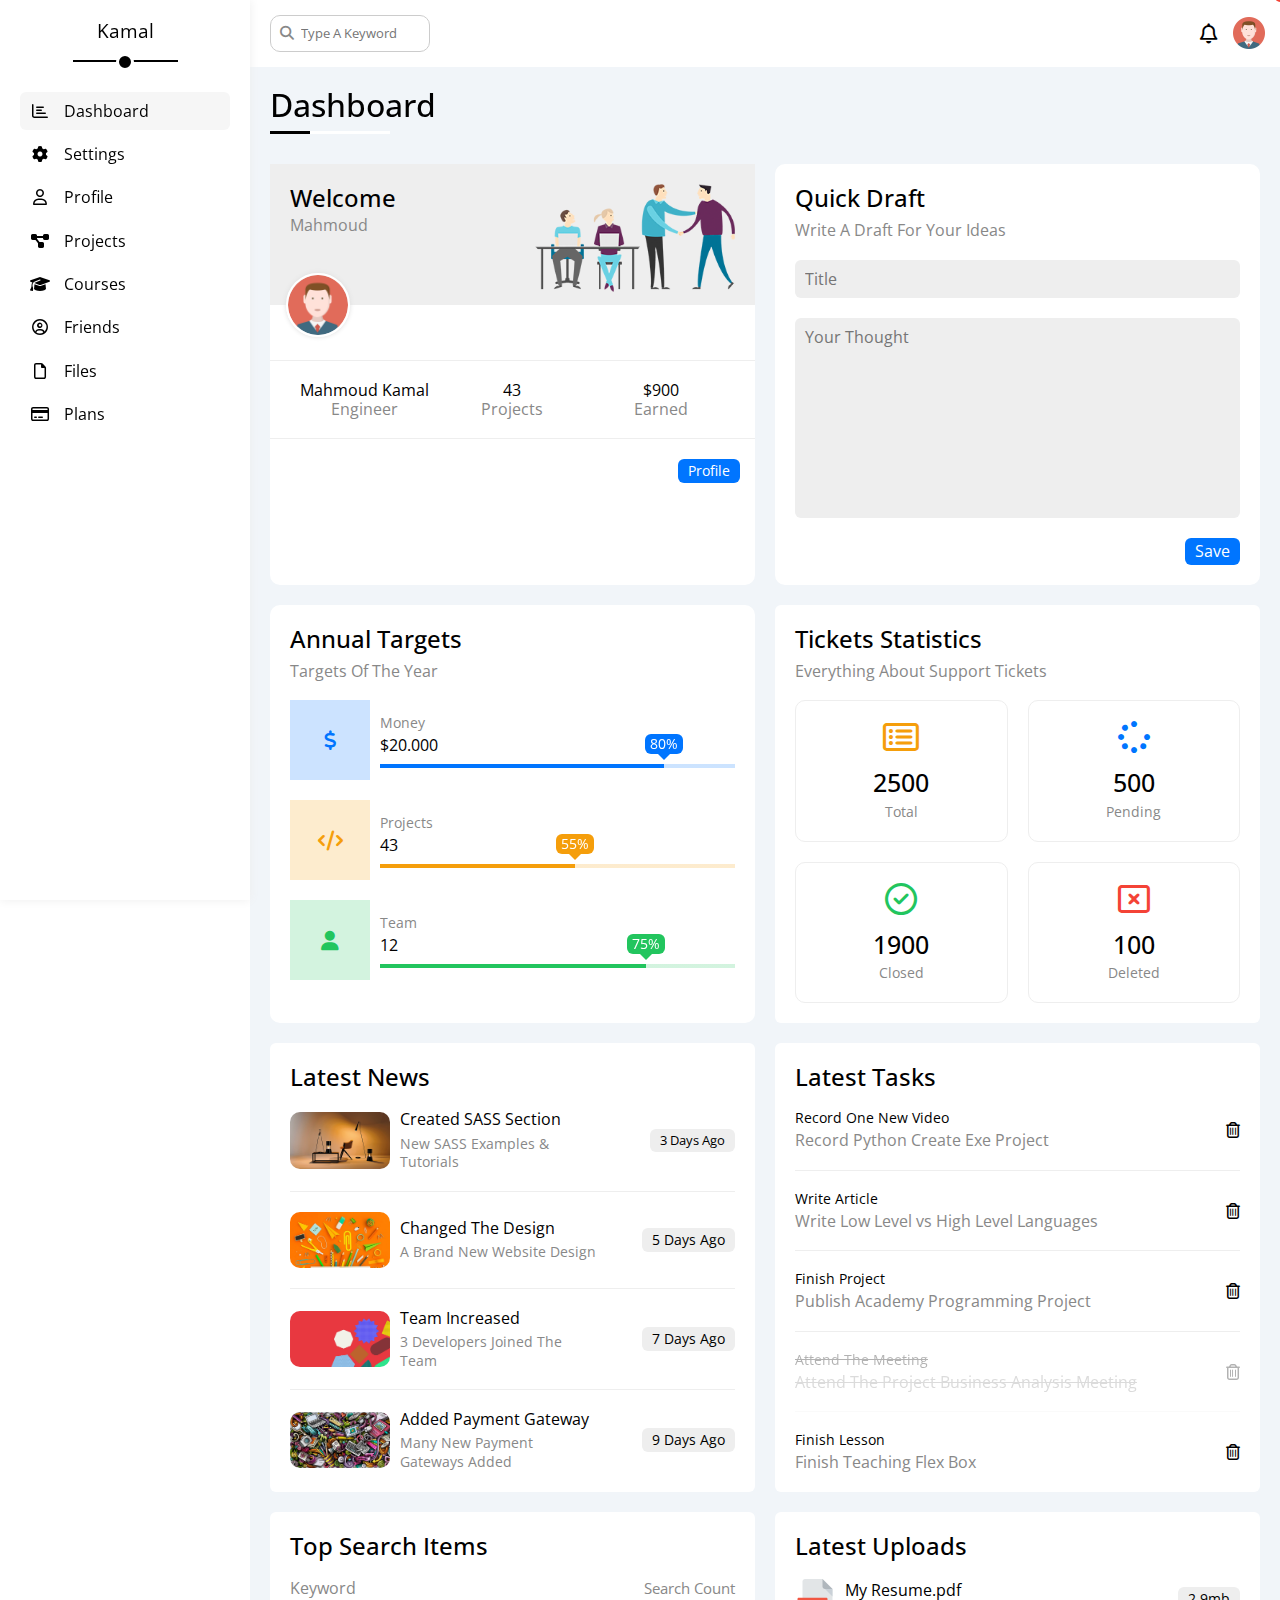
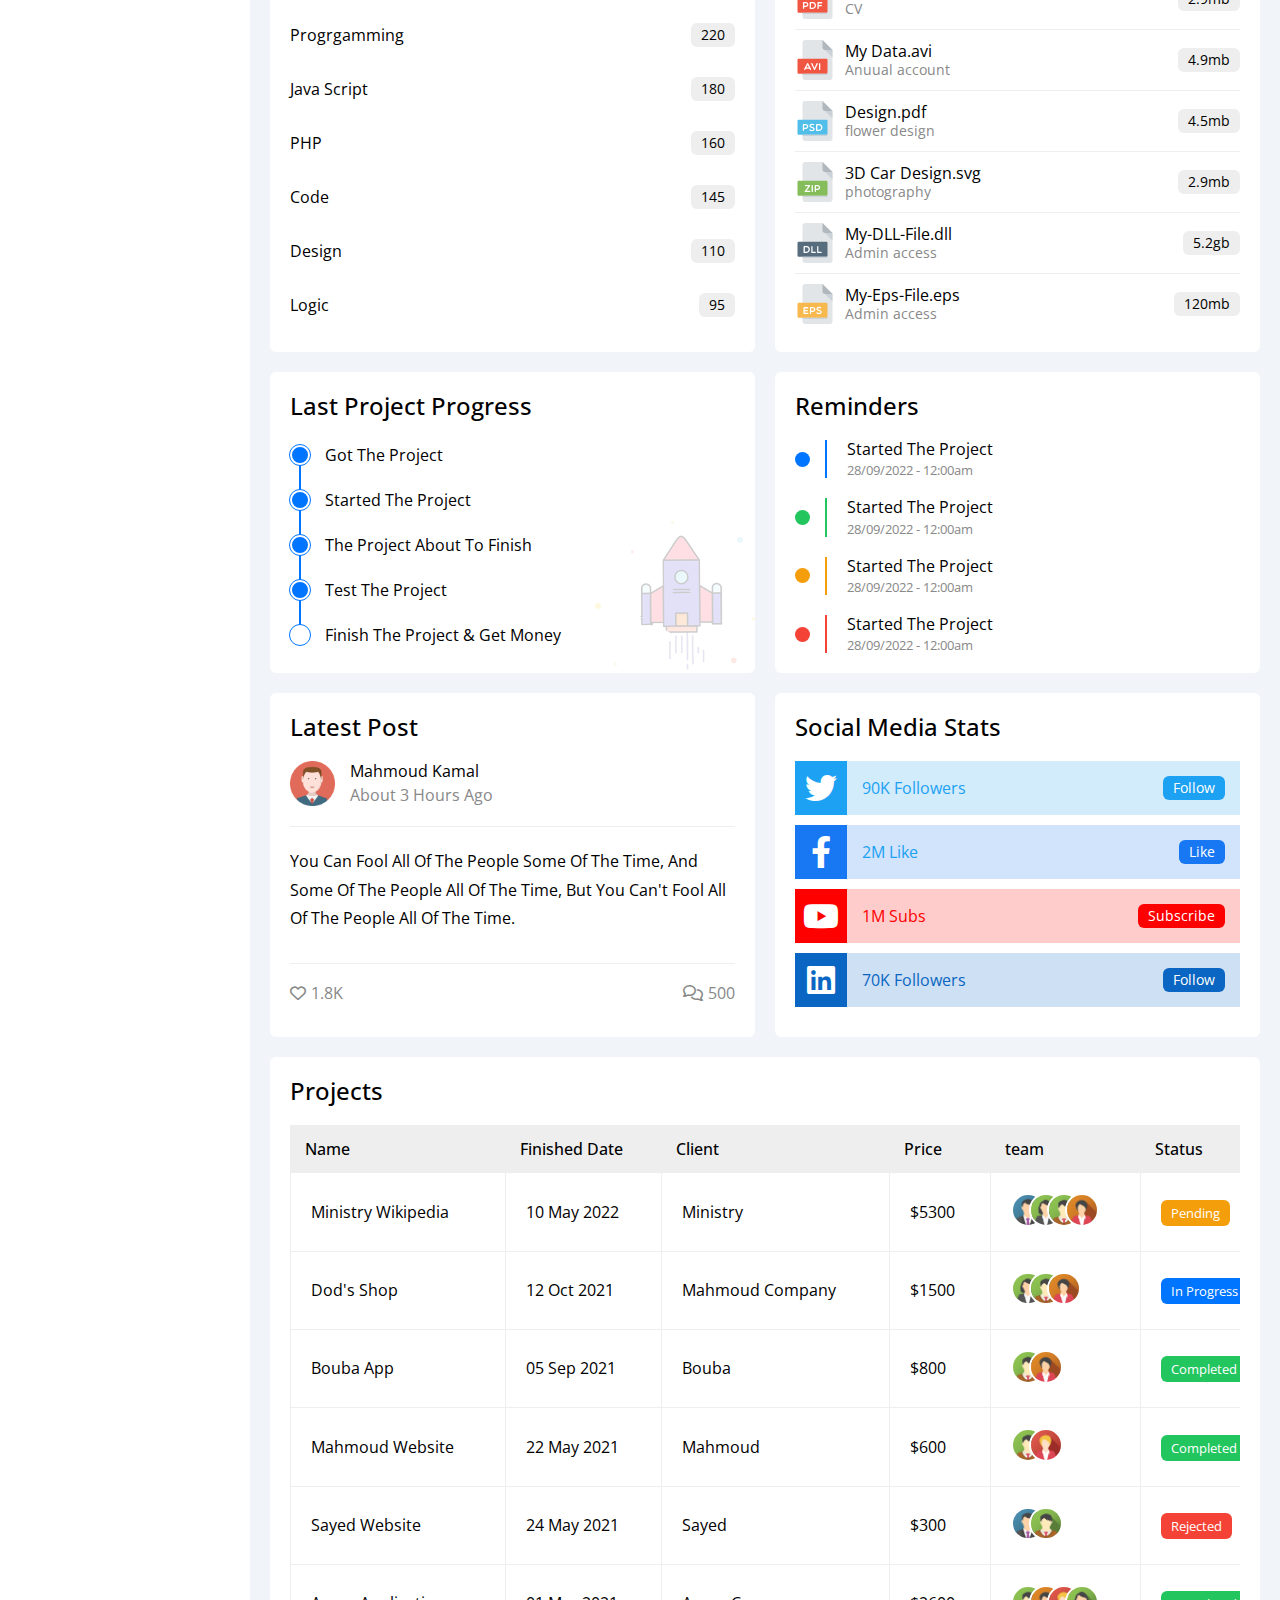
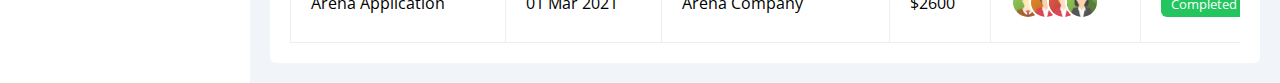
<file: index.html>
<!DOCTYPE html>
<html lang="en">
  <head>
    <meta charset="UTF-8">
    <meta name="viewport" content="width=device-width, initial-scale=1.0">
    <meta name="description" content="Dashboard for monitoring company projects">

    <!-- Render all elemets normally -->
    <link rel="stylesheet" href="css/normalize.css">
    <!-- Font awesome library -->
    <link rel="stylesheet" href="css/all.min.css">
    <!-- style sheets -->
    <link rel="stylesheet" href="css/style.css">
    <!-- frame work -->
    <link rel="stylesheet" href="css/framework.css">
    <title>DashBoard</title>
  </head>
  <body>
    <div class="page d-flex">
      <aside>
        <h3 class="mb-14 mb-15 txt-center fw-normal">Kamal</h3>
        <ul unstyle>
          <li class="active">
            <a href="index.html" class="p-10 rad-6">
              <i class="fa-regular fa-chart-bar fa-fw"></i>
              <span>Dashboard</span>
            </a>
          </li>
          <li>
            <a href="settings.html" class="p-10 rad-6">
              <i class="fa-solid fa-gear fa-fw"></i>
              <span>Settings</span>
            </a>
          </li>
          <li>
            <a href="profile.html" class="p-10 rad-6">
              <i class="fa-regular fa-user fa-fw"></i>
              <span>Profile</span>
            </a>
          </li>
          <li>
            <a href="projects.html" class="p-10 rad-6">
              <i class="fa-solid fa-diagram-project fa-fw"></i>
              <span>Projects</span>
            </a>
          </li>
          <li>
            <a href="courses.html" class="p-10 rad-6">
              <i class="fa-solid fa-graduation-cap fa-fw"></i>
              <span>Courses</span>
            </a>
          </li>
          <li>
            <a href="friends.html" class="p-10 rad-6">
              <i class="fa-regular fa-circle-user fa-fw"></i>
              <span>Friends</span>
            </a>
          </li>
          <li>
            <a href="files.html" class="p-10 rad-6">
              <i class="fa-regular fa-file fa-fw"></i>
              <span>Files</span>
            </a>
          </li>
          <li>
            <a href="plans.html" class="p-10 rad-6">
              <i class="fa-regular fa-credit-card fa-fw"></i>
              <span>Plans</span>
            </a>
          </li>
        </ul>
      </aside>
      <main>
        <header class="p-15 d-flex">
          <div class="search p-relative">
            <input class="p-10" type="search" placeholder="Type A Keyword">
          </div>
          <div class="icons d-flex">
            <span class="notification p-realtive">
              <i class="fa-regular fa-bell fa-lg"></i>
            </span>
            <img src="images/header/avatar.png" alt="your profile image">
          </div>
        </header>
        <div class="content p-20">
          <h1 class="p-relative">Dashboard</h1>
          <div class="wrapper d-grid gap-20">
            <div class="welcome bg-white rad-10">
              <div class="intro p-20 d-flex">
                <div class="text">
                  <h2 class="fw-500">Welcome</h2>
                  <span class="d-block c-grey mt-5">Mahmoud</span>
                </div>
                <div class="image">
                  <img src="images/body/welcome.png" alt="welcoming image">
                </div>
              </div>
              <img src="images/header/avatar.png" alt="my photo">
              <div class="text-content d-flex p-20">
                <p class="name">
                  Mahmoud Kamal
                  <span class="d-block mt-5px c-grey">Engineer</span>
                </p>
                <p class="proj">
                  43
                  <span class="d-block mt-5px c-grey">Projects</span>
                </p>
                <p class="earn">
                  $900
                  <span class="d-block mt-5px c-grey">Earned</span>
                </p>
              </div>
              <a href="profile.html" class="btn-shape c-white bg-blue d-block w-fit rad-6 fs-14">Profile</a>
            </div>
            <div class="draft bg-white rad-10 p-20">
              <h2 class="fw-500">Quick Draft</h2>
              <span class="d-block c-grey mt-10 mb-20">Write A Draft For Your Ideas</span>
              <form action>
                <input class="d-block bg-3e p-10 rm-border rad-6 mb-20 w-full" type="text" placeholder="Title">
                <textarea class="d-block bg-3e p-10 rm-border rad-6 mb-20 w-full" placeholder="Your Thought"></textarea>
                <input class="d-block btn-shape bg-blue c-white rad-6 rm-border w-fit" type="submit" value="Save">
              </form>
            </div>
            <div class="targets p-20 bg-white rad-10">
              <h2 class="fw-500">Annual Targets</h2>
              <span class="d-block c-grey mt-10 mb-20">Targets Of The Year</span>
              <div class="money flex-center mb-20">
                <div class="symbol flex-center">
                  <i class="fa-solid fa-dollar-sign fa-lg c-blue"></i>
                </div>
                <div class="flex-1">
                  <span class="fs-14 c-grey">Money</span>
                  <span class="mt-5 d-block ">$20.000</span>
                  <div class="progress p-relative mt-10" percentage="80%"></div>
                </div>
              </div>
              <div class="projects flex-center mb-20">
                <div class="symbol flex-center">
                  <i class="fa-solid fa-code fa-lg c-orange"></i>
                </div>
                <div class="flex-1">
                  <span class="fs-14 c-grey">Projects</span>
                  <span class="mt-5 d-block ">43</span>
                  <div class="progress p-relative mt-10" percentage="55%"></div>
                </div>
              </div>
              <div class="team flex-center mb-20">
                <div class="symbol flex-center">
                  <i class="fa-solid fa-user fa-lg c-green"></i>
                </div>
                <div class="flex-1">
                  <span class="fs-14 c-grey">Team</span>
                  <span class="mt-5 d-block ">12</span>
                  <div class="progress p-relative mt-10" percentage="75%"></div>
                </div>
              </div>
            </div>          
            <div class="statistics bg-white p-20 rad-6">
              <h2 class="fw-500">Tickets Statistics</h2>
              <span class="d-block mt-10 mb-20 c-grey">Everything About Support Tickets</span>
              <div class="ticket-stats d-flex flex-wrap gap-20">
                <div class="p-20 rad-10 txt-center">
                  <i class="fa-regular fa-rectangle-list fa-2x mb-10 c-orange"></i>
                  <span class="d-block mt-5 mb-5 fw-500 fs-25">2500</span>
                  <span class="fs-14 c-grey">Total</span>
                </div>
                <div class="p-20 rad-10 txt-center">
                  <i class="fa-solid fa-spinner fa-2x mb-10 c-blue"></i>
                  <span class="d-block mt-5 mb-5 fw-500 fs-25">500</span>
                  <span class="fs-14 c-grey">Pending</span>
                </div>
                <div class="p-20 rad-10 txt-center">
                  <i class="fa-regular fa-circle-check fa-2x mb-10 c-green"></i>
                  <span class="d-block mt-5 mb-5 fw-500 fs-25">1900</span>
                  <span class="fs-14 c-grey">Closed</span>
                </div>
                <div class="p-20 rad-10 txt-center">
                  <i class="fa-regular fa-rectangle-xmark fa-2x mb-10 c-red"></i>
                  <span class="d-block mt-5 mb-5 fw-500 fs-25">100</span>
                  <span class="fs-14 c-grey">Deleted</span>
                </div>
              </div>
            </div>
            <div class="news p-20 bg-white rad-6">
              <h2 class="fw-500 mb-20">Latest News</h2>
              <ul>
                <li class="flex-center flex-btwn mb-20 pb-20">
                  <div class="info flex-center">
                    <img class="rad-10" src="images/body/news-01.png" alt="news">
                    <div>
                      <span class="d-block mb-5">Created SASS Section</span>
                      <span class="c-grey fs-14">New SASS Examples & Tutorials</span>
                    </div>
                  </div>
                  <span class="btn-shape bg-3e rad-6 fs-13">3 Days Ago</span>
                </li>
                <li class="flex-center flex-btwn mb-20 pb-20">
                  <div class="info flex-center">
                    <img class="rad-10" src="images/body/news-02.png" alt="news">
                    <div>
                      <span class="d-block mb-5">Changed The Design</span>
                      <span class="c-grey fs-14">A Brand New Website Design</span>
                    </div>
                  </div>
                  <span class="btn-shape bg-3e rad-6 fs-14">5 Days Ago</span>
                </li>
                <li class="flex-center flex-btwn mb-20 pb-20">
                  <div class="info flex-center">
                    <img class="rad-10" src="images/body/news-03.png" alt="news">
                    <div>
                      <span class="d-block mb-5">Team Increased</span>
                      <span class="c-grey fs-14">3 Developers Joined The Team</span>
                    </div>
                  </div>
                  <span class="btn-shape bg-3e rad-6 fs-14">7 Days Ago</span>
                </li>
                <li class="flex-center flex-btwn">
                  <div class="info flex-center">
                    <img class="rad-10" src="images/body/news-04.png" alt="news">
                    <div>
                      <span class="d-block mb-5">Added Payment Gateway</span>
                      <span class="c-grey fs-14">Many New Payment Gateways Added</span>
                    </div>
                  </div>
                  <span class="btn-shape bg-3e rad-6 fs-14">9 Days Ago</span>
                </li>
              </ul>
            </div>
            <div class="tasks p-20 bg-white rad-6">
              <h2 class="fw-500 mb-20">Latest Tasks</h2>
              <ul>
                <li class="flex-center flex-btwn pb-20 mb-20">
                  <div class="task-desc">
                    <span class="d-block fs-14 mb-5">Record One New Video</span>
                    <span class="c-grey">Record Python Create Exe Project</span>
                  </div>
                  <i class="remove smooth fa-regular fa-trash-can"></i>
                </li>
                <li class="flex-center flex-btwn pb-20 mb-20">
                  <div class="task-desc">
                    <span class="d-block fs-14 mb-5">Write Article</span>
                    <span class="c-grey">Write Low Level vs High Level Languages</span>
                  </div>
                  <i class="remove smooth fa-regular fa-trash-can"></i>
                </li>
                <li class="flex-center flex-btwn pb-20 mb-20">
                  <div class="task-desc">
                    <span class="d-block fs-14 mb-5">Finish Project</span>
                    <span class="c-grey">Publish Academy Programming Project</span>
                  </div>
                  <i class="remove smooth fa-regular fa-trash-can"></i>
                </li>
                <li class="completed flex-center flex-btwn pb-20 mb-20">
                  <div class="task-desc">
                    <span class="d-block fs-14 mb-5">Attend The Meeting</span>
                    <span class="c-grey">Attend The Project Business Analysis Meeting</span>
                  </div>
                  <i class="remove smooth fa-regular fa-trash-can"></i>
                </li>
                <li class="flex-center flex-btwn">
                  <div class="task-desc">
                    <span class="d-block fs-14 mb-5">Finish Lesson</span>
                    <span class="c-grey">Finish Teaching Flex Box</span>
                  </div>
                  <i class="remove smooth fa-regular fa-trash-can"></i>
                </li>
              </ul>
            </div>
            <div class="search p-20 bg-white rad-6">
              <h2 class="fw-500 mb-20">Top Search Items</h2>
              <ul>
                <li class="flex-center flex-btwn c-grey mb-10">
                  <span>Keyword</span>
                  <span class="fs-15">Search Count</span>
                </li>
                <li class="flex-center flex-btwn pt-15 pb-15">
                  <span>Progrgamming</span>
                  <span class="btn-shape bg-3e rad-6 fs-14">220</span>
                </li>
                <li class="flex-center flex-btwn pt-15 pb-15">
                  <span>Java Script</span>
                  <span class="btn-shape bg-3e rad-6 fs-14">180</span>
                </li>
                <li class="flex-center flex-btwn pt-15 pb-15">
                  <span>PHP</span>
                  <span class="btn-shape bg-3e rad-6 fs-14">160</span>
                </li>
                <li class="flex-center flex-btwn pt-15 pb-15">
                  <span>Code</span>
                  <span class="btn-shape bg-3e rad-6 fs-14">145</span>
                </li>
                <li class="flex-center flex-btwn pt-15 pb-15">
                  <span>Design</span>
                  <span class="btn-shape bg-3e rad-6 fs-14">110</span>
                </li>
                <li class="flex-center flex-btwn pt-15 pb-15">
                  <span>Logic</span>
                  <span class="btn-shape bg-3e rad-6 fs-14">95</span>
                </li>
              </ul>
            </div>
            <div class="uploads p-20 bg-white rad-6">
              <h2 class="fw-500 mb-20">Latest Uploads</h2>
              <ul>
                <li class="flex-center flex-btwn pb-10 mb-10">
                  <div class="info flex-center">
                    <img src="images/body/pdf.svg" alt="pdf icon">
                    <div>
                      <span class="d-block">My Resume.pdf</span>
                      <span class="c-grey fs-14">CV</span>
                    </div>
                  </div>
                  <span class="btn-shape bg-3e rad-6 fs-14">2.9mb</span>
                </li>
                <li class="flex-center flex-btwn pb-10 mb-10">
                  <div class="info flex-center">
                    <img src="images/body/avi.svg" alt="avi icon">
                    <div>
                      <span class="d-block">My Data.avi</span>
                      <span class="c-grey fs-14">Anuual account</span>
                    </div>
                  </div>
                  <span class="btn-shape bg-3e rad-6 fs-14">4.9mb</span>
                </li>
                <li class="flex-center flex-btwn pb-10 mb-10">
                  <div class="info flex-center">
                    <img src="images/body/psd.svg" alt="pdf icon">
                    <div>
                      <span class="d-block">Design.pdf</span>
                      <span class="c-grey fs-14">flower design</span>
                    </div>
                  </div>
                  <span class="btn-shape bg-3e rad-6 fs-14">4.5mb</span>
                </li>
                <li class="flex-center flex-btwn pb-10 mb-10">
                  <div class="info flex-center">
                    <img src="images/body/zip.svg" alt="pdf icon">
                    <div>
                      <span class="d-block">3D Car Design.svg</span>
                      <span class="c-grey fs-14">photography</span>
                    </div>
                  </div>
                  <span class="btn-shape bg-3e rad-6 fs-14">2.9mb</span>
                </li>
                <li class="flex-center flex-btwn pb-10 mb-10">
                  <div class="info flex-center">
                    <img src="images/body/dll.svg" alt="dll icon">
                    <div>
                      <span class="d-block">My-DLL-File.dll</span>
                      <span class="c-grey fs-14">Admin access</span>
                    </div>
                  </div>
                  <span class="btn-shape bg-3e rad-6 fs-14">5.2gb</span>
                </li>
                <li class="flex-center flex-btwn">
                  <div class="info flex-center">
                    <img src="images/body/eps.svg" alt="eps icon">
                    <div>
                      <span class="d-block">My-Eps-File.eps</span>
                      <span class="c-grey fs-14">Admin access</span>
                    </div>
                  </div>
                  <span class="btn-shape bg-3e rad-6 fs-14">120mb</span>
                </li>
              </ul>
            </div>
            <div class="proj-progress p-20 bg-white rad-6 p-relative">
              <h2 class="fw-500">Last Project Progress</h2>
              <ul unstyle>
                <li class="flex-center">
                  <span class="p-relative bg-blue rad-circule"></span>
                  Got The Project
                </li>
                <li class="flex-center">
                  <span class="p-relative bg-blue rad-circule"></span>
                  Started The Project
                </li>
                <li class="flex-center">
                  <span class="p-relative bg-blue rad-circule"></span>
                  The Project About To Finish
                </li>
                <li class="flex-center">
                  <span class="p-relative special bg-blue rad-circule"></span>
                  Test The Project
                </li>
                <li class="flex-center">
                  <span class="rad-circule"></span>
                  Finish The Project & Get Money
                </li>
              </ul>
              <img src="images/body/project.png" alt="progress rocket image">
            </div>
            <div class="reminders p-20 bg-white rad-6">
              <h2 class="fw-500 mb-20">Reminders</h2>
              <ul unstyle>
                <li class="flex-center mb-20">
                  <span class="rad-circule bg-blue"></span>
                  <div class="blue"> 
                    <span>Started The Project</span>
                    <span class="d-block mt-5 fs-13 c-grey">28/09/2022 - 12:00am</span>
                  </div>
                </li>
                <li class="flex-center mb-20">
                  <span class="rad-circule bg-green"></span>
                  <div class="green"> 
                    <span>Started The Project</span>
                    <span class="d-block mt-5 fs-13 c-grey">28/09/2022 - 12:00am</span>
                  </div>
                </li>
                <li class="flex-center mb-20">
                  <span class="rad-circule bg-orange"></span>
                  <div class="orange"> 
                    <span>Started The Project</span>
                    <span class="d-block mt-5 fs-13 c-grey">28/09/2022 - 12:00am</span>
                  </div>
                </li>
                <li class="flex-center">
                  <span class="rad-circule bg-red"></span>
                  <div class="red"> 
                    <span>Started The Project</span>
                    <span class="d-block mt-5 fs-13 c-grey">28/09/2022 - 12:00am</span>
                  </div>
                </li>
              </ul>
            </div>
            <div class="latest-post p-20 bg-white rad-6">
              <h2 class="fw-500 mb-20">Latest Post</h2>
              <div class="owner flex-center mb-20">
                <img src="images/header/avatar.png" alt="owner">
                <div>
                  <span class="d-block mb-5">Mahmoud Kamal</span>
                  <span class="c-grey">About 3 Hours Ago</span>
                </div>
              </div>
              <p class="pt-20 pb-20 mb-10">
                You Can Fool All Of The People Some Of The Time, 
                And Some Of The People All Of The Time, 
                But You Can't Fool All Of The People All Of The Time.
              </p>
              <div class="reacts flex-center flex-btwn pt-20">
                <span class="likes c-grey">1.8K</span>
                <span class="comments c-grey">500</span>
              </div>
            </div>
            <div class="social-media-stats p-20 bg-white rad-6">
              <h2 class="fw-500 mb-20">Social Media Stats</h2>
              <ul unstyle>
                <li class="twitter d-flex mb-10">
                  <i class="fa-brands smooth flex-center fa-twitter fa-2x c-white"></i>
                  <div class="flex-1 flex-center flex-btwn p-15">
                    <span class="info">90K Followers</span>
                    <span class="btn smooth btn-shape fs-14 rad-6 c-white">Follow</span>
                  </div>
                </li>
                <li class="facebook d-flex mb-10">
                  <i class="fa-brands smooth flex-center fa-facebook-f fa-2x c-white"></i>
                  <div class="flex-1 flex-center flex-btwn p-15">
                    <span class="info">2M Like</span>
                    <span class="btn smooth btn-shape fs-14 rad-6 c-white">Like</span>
                  </div>
                </li>
                <li class="youtube d-flex mb-10">
                  <i class="fa-brands smooth flex-center fa-youtube fa-2x c-white"></i>
                  <div class="flex-1 flex-center flex-btwn p-15">
                    <span class="info">1M Subs</span>
                    <span class="btn smooth btn-shape fs-14 rad-6 c-white">Subscribe</span>
                  </div>
                </li>
                <li class="linkedin d-flex mb-10">
                  <i class="fa-brands smooth flex-center fa-linkedin fa-2x c-white"></i>
                  <div class="flex-1 flex-center flex-btwn p-15">
                    <span class="info">70K Followers</span>
                    <span class="btn smooth btn-shape fs-14 rad-6 c-white">Follow</span>
                  </div>
                </li>
              </ul>
            </div>
            <div class="projects p-20 bg-white rad-6">
              <h2 class="fw-500 mb-20">Projects</h2>
              <div class="responsive-table">
                <table class="w-full">
                  <thead>
                    <tr>
                      <th>Name</th>
                      <th>Finished Date</th>
                      <th>Client</th>
                      <th>Price</th>
                      <th>team</th>
                      <th>Status</th>
                    </tr>
                  </thead>
                  <tbody>
                    <tr>
                      <td>Ministry Wikipedia</td>
                      <td>10 May 2022</td>
                      <td>Ministry</td>
                      <td>$5300</td>
                      <td class="w-fit">
                        <img src="images/body/team-01.png" alt="member1">
                        <img src="images/body/team-02.png" alt="member2">
                        <img src="images/body/team-03.png" alt="member3">
                        <img src="images/body/team-04.png" alt="member4">
                      </td>
                      <td>
                        <span class="btn-shape fs-13 bg-orange c-white rad-6">Pending</span>
                      </td>
                    </tr>
                    <tr>
                      <td>Dod's Shop</td>
                      <td>12 Oct 2021	</td>
                      <td>Mahmoud Company	</td>
                      <td>$1500	</td>
                      <td>
                        <img src="images/body/team-02.png" alt="member2">
                        <img src="images/body/team-03.png" alt="member3">
                        <img src="images/body/team-04.png" alt="member4">
                      </td>
                      <td>
                        <span class="btn-shape fs-13 bg-blue c-white rad-6">In Progress</span>
                      </td>
                    </tr>
                    <tr>
                      <td>Bouba App</td>
                      <td>05 Sep 2021</td>
                      <td>Bouba</td>
                      <td>$800</td>
                      <td>
                        <img src="images/body/team-03.png" alt="member3">
                        <img src="images/body/team-04.png" alt="member4">
                      </td>
                      <td>
                        <span class="btn-shape fs-13 bg-green c-white rad-6">Completed</span>
                      </td>
                    </tr>
                    <tr>
                      <td>Mahmoud Website</td>
                      <td>22 May 2021</td>
                      <td>Mahmoud</td>
                      <td>$600</td>
                      <td>
                        <img src="images/body/team-03.png" alt="member3">
                        <img src="images/body/team-05.png" alt="member5">
                      </td>
                      <td>
                        <span class="btn-shape fs-13 bg-green c-white rad-6">Completed</span>
                      </td>
                    </tr>
                    <tr>
                      <td>Sayed Website</td>
                      <td>24 May 2021</td>
                      <td>Sayed</td>
                      <td>$300</td>
                      <td>
                        <img src="images/body/team-01.png" alt="member1">
                        <img src="images/body/team-03.png" alt="member3">
                      </td>
                      <td>
                        <span class="btn-shape fs-13 bg-red c-white rad-6">Rejected</span>
                      </td>
                    </tr>
                    <tr>
                      <td>Arena Application</td>
                      <td>01 Mar 2021</td>
                      <td>Arena Company</td>
                      <td>$2600</td>
                      <td>
                        <img src="images/body/team-03.png" alt="member3">
                        <img src="images/body/team-04.png" alt="member4">
                        <img src="images/body/team-05.png" alt="member5">
                        <img src="images/body/team-02.png" alt="member2">
                      </td>
                      <td>
                        <span class="btn-shape fs-13 bg-green c-white rad-6">Completed</span>
                      </td>
                    </tr>
                  </tbody>
                </table>
              </div>
            </div>
          </div>
        </div>
      </main>
    </div>
  </body>
</html>
</file>
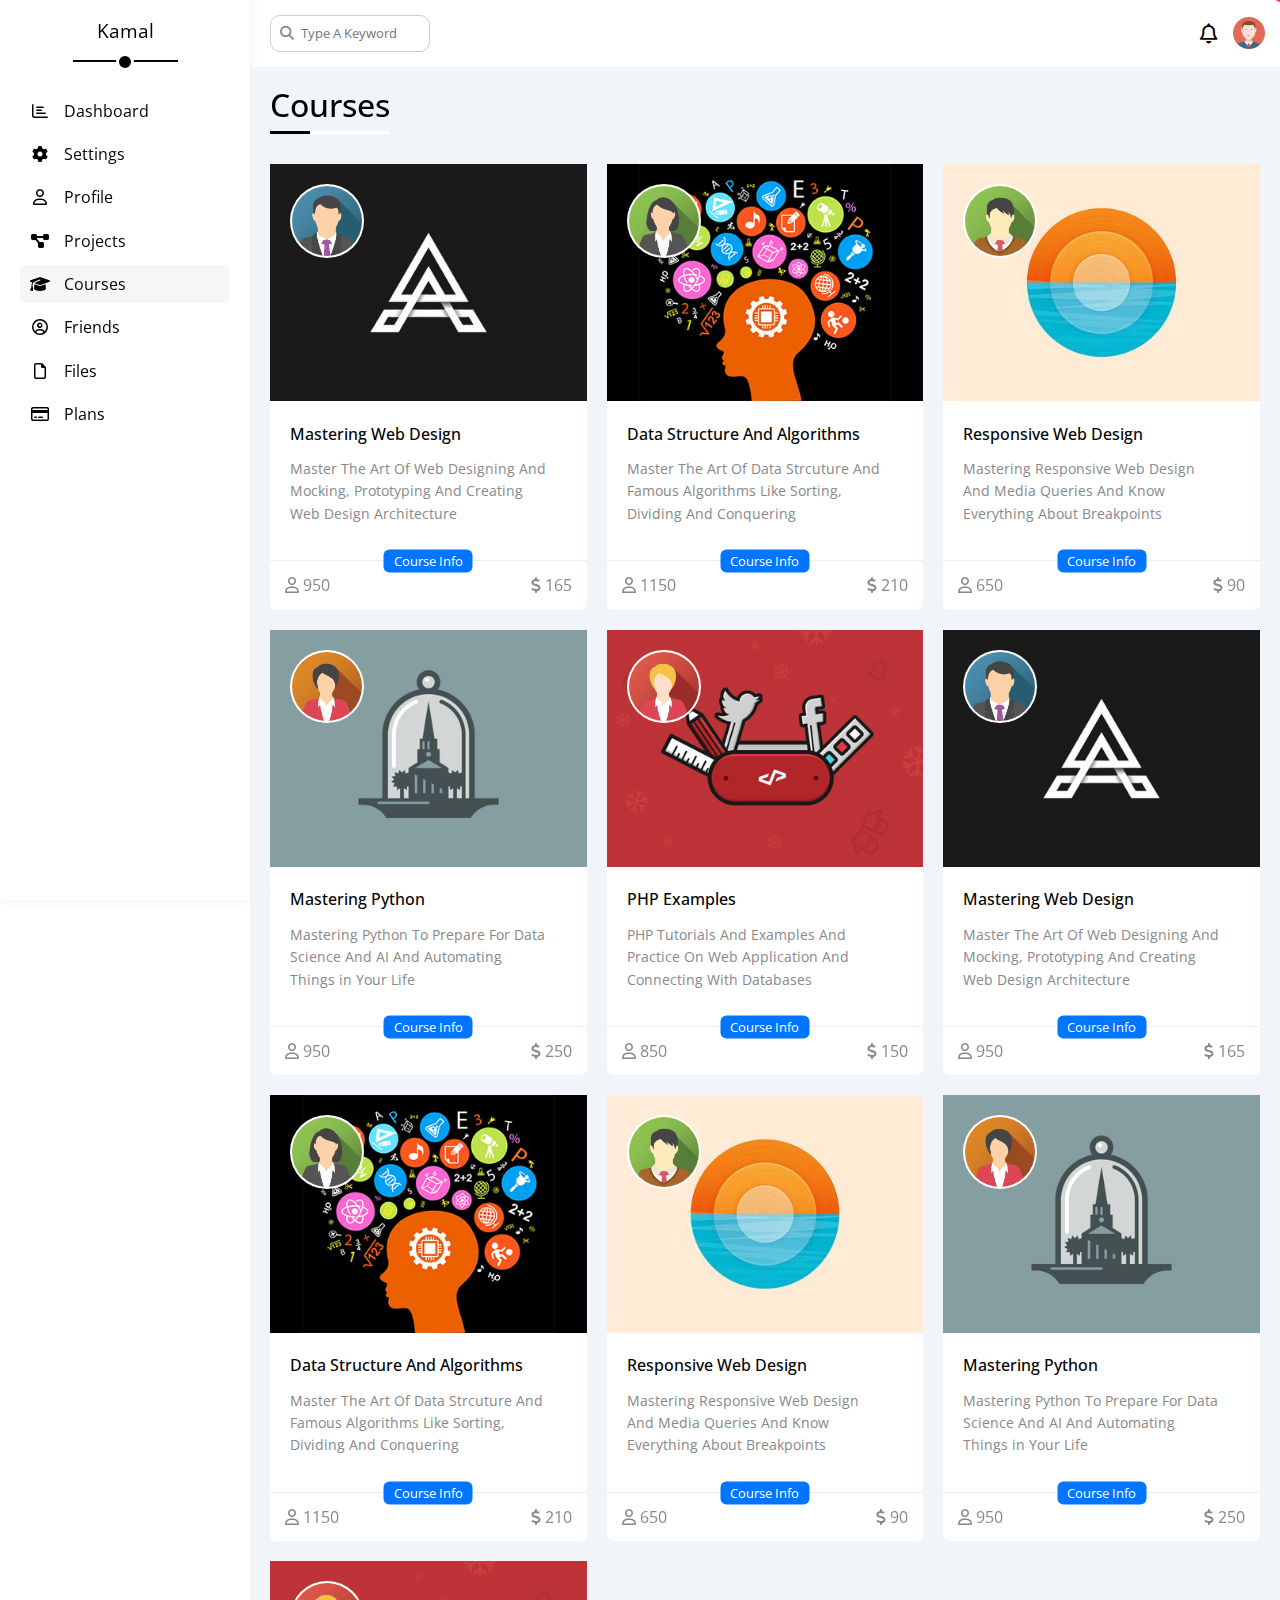
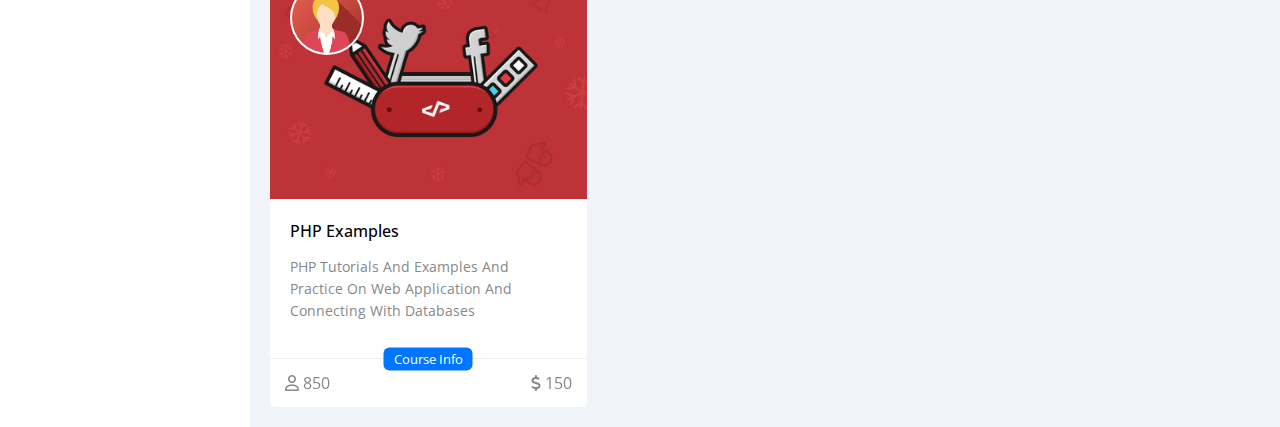
<file: courses.html>
<!DOCTYPE html>
<html lang="en">

<head>
  <meta charset="UTF-8">
  <meta name="viewport" content="width=device-width, initial-scale=1.0">
  <meta name="description" content="Dashboard for monitoring company projects">

  <!-- Render all elemets normally -->
  <link rel="stylesheet" href="css/normalize.css">
  <!-- Font awesome library -->
  <link rel="stylesheet" href="css/all.min.css">
  <!-- style sheets -->
  <link rel="stylesheet" href="css/style.css">
  <!-- frame work -->
  <link rel="stylesheet" href="css/framework.css">
  <title>Courses</title>
</head>

<body>
  <div class="page d-flex">
    <aside>
      <h3 class="mb-14 mb-15 txt-center fw-normal">Kamal</h3>
      <ul unstyle>
        <li>
          <a href="index.html" class="p-10 rad-6">
            <i class="fa-regular fa-chart-bar fa-fw"></i>
            <span>Dashboard</span>
          </a>
        </li>
        <li>
          <a href="settings.html" class="p-10 rad-6">
            <i class="fa-solid fa-gear fa-fw"></i>
            <span>Settings</span>
          </a>
        </li>
        <li>
          <a href="profile.html" class="p-10 rad-6">
            <i class="fa-regular fa-user fa-fw"></i>
            <span>Profile</span>
          </a>
        </li>
        <li>
          <a href="projects.html" class="p-10 rad-6">
            <i class="fa-solid fa-diagram-project fa-fw"></i>
            <span>Projects</span>
          </a>
        </li>
        <li class="active"> 
          <a href="courses.html" class="p-10 rad-6">
            <i class="fa-solid fa-graduation-cap fa-fw"></i>
            <span>Courses</span>
          </a>
        </li>
        <li>
          <a href="friends.html" class="p-10 rad-6">
            <i class="fa-regular fa-circle-user fa-fw"></i>
            <span>Friends</span>
          </a>
        </li>
        <li>
          <a href="files.html" class="p-10 rad-6">
            <i class="fa-regular fa-file fa-fw"></i>
            <span>Files</span>
          </a>
        </li>
        <li>
          <a href="plans.html" class="p-10 rad-6">
            <i class="fa-regular fa-credit-card fa-fw"></i>
            <span>Plans</span>
          </a>
        </li>
      </ul>
    </aside>
    <main>
      <header class="p-15 d-flex">
        <div class="search p-relative">
          <input class="p-10" type="search" placeholder="Type A Keyword">
        </div>
        <div class="icons d-flex">
          <span class="notification p-realtive">
            <i class="fa-regular fa-bell fa-lg"></i>
          </span>
          <img src="images/header/avatar.png" alt="your profile image">
        </div>
      </header>
      <div class="content p-20">
        <h1 class="p-relative">Courses</h1>
        <div class="courses-wrapper d-grid gap-20">
          <div class="card bg-white rad-6 p-relative">
            <img class="owner bg-white rad-circule" src="images/body/team-01.png" alt="course-owner">
            <img class="course-demo" src="images/body/course-01.jpeg" alt="course">
            <div class="txt-content p-20">
              <h4 class="mb-15 fw-500">Mastering Web Design</h4>
              <p class="pb-15 fs-14 c-grey">Master The Art Of Web Designing And Mocking, Prototyping And Creating Web Design Architecture</p>
            </div>
            <div class="price p-15 c-grey followers flex-center flex-btwn p-relative">
              <span>
                <i class="fa-regular fa-user"></i>
                950
              </span>
              <span>
                <i class="fa-solid fa-dollar-sign"></i>
                165
              </span>
            </div>
          </div>
          <div class="card bg-white rad-6 p-relative">
            <img class="owner bg-white rad-circule" src="images/body/team-02.png" alt="course-owner">
            <img class="course-demo" src="images/body/course-02.jpeg" alt="course">
            <div class="txt-content p-20">
              <h4 class="mb-15 fw-500">Data Structure And Algorithms</h4>
              <p class="pb-15 fs-14 c-grey">Master The Art Of Data Strcuture And Famous Algorithms Like Sorting, Dividing And Conquering</p>
            </div>
            <div class="price p-15 c-grey followers flex-center flex-btwn p-relative">
              <span>
                <i class="fa-regular fa-user"></i>
                1150
              </span>
              <span>
                <i class="fa-solid fa-dollar-sign"></i>
                210
              </span>
            </div>
          </div>
          <div class="card bg-white rad-6 p-relative">
            <img class="owner bg-white rad-circule" src="images/body/team-03.png" alt="course-owner">
            <img class="course-demo" src="images/body/course-03.jpeg" alt="course">
            <div class="txt-content p-20">
              <h4 class="mb-15 fw-500">Responsive Web Design</h4>
              <p class="pb-15 fs-14 c-grey">Mastering Responsive Web Design And Media Queries And Know Everything About Breakpoints</p>
            </div>
            <div class="price p-15 c-grey followers flex-center flex-btwn p-relative">
              <span>
                <i class="fa-regular fa-user"></i>
                650
              </span>
              <span>
                <i class="fa-solid fa-dollar-sign"></i>
                90
              </span>
            </div>
          </div>
          <div class="card bg-white rad-6 p-relative">
            <img class="owner bg-white rad-circule" src="images/body/team-04.png" alt="course-owner">
            <img class="course-demo" src="images/body/course-04.jpeg" alt="course">
            <div class="txt-content p-20">
              <h4 class="mb-15 fw-500">Mastering Python</h4>
              <p class="pb-15 fs-14 c-grey">Mastering Python To Prepare For Data Science And AI And Automating Things in Your Life</p>
            </div>
            <div class="price p-15 c-grey followers flex-center flex-btwn p-relative">
              <span>
                <i class="fa-regular fa-user"></i>
                950
              </span>
              <span>
                <i class="fa-solid fa-dollar-sign"></i>
                250
              </span>
            </div>
          </div>
          <div class="card bg-white rad-6 p-relative">
            <img class="owner bg-white rad-circule" src="images/body/team-05.png" alt="course-owner">
            <img class="course-demo" src="images/body/course-05.jpeg" alt="course">
            <div class="txt-content p-20">
              <h4 class="mb-15 fw-500">PHP Examples</h4>
              <p class="pb-15 fs-14 c-grey">PHP Tutorials And Examples And Practice On Web Application And Connecting With Databases</p>
            </div>
            <div class="price p-15 c-grey followers flex-center flex-btwn p-relative">
              <span>
                <i class="fa-regular fa-user"></i>
                850
              </span>
              <span>
                <i class="fa-solid fa-dollar-sign"></i>
                150
              </span>
            </div>
          </div>
          <div class="card bg-white rad-6 p-relative">
            <img class="owner bg-white rad-circule" src="images/body/team-01.png" alt="course-owner">
            <img class="course-demo" src="images/body/course-01.jpeg" alt="course">
            <div class="txt-content p-20">
              <h4 class="mb-15 fw-500">Mastering Web Design</h4>
              <p class="pb-15 fs-14 c-grey">Master The Art Of Web Designing And Mocking, Prototyping And Creating Web Design Architecture</p>
            </div>
            <div class="price p-15 c-grey followers flex-center flex-btwn p-relative">
              <span>
                <i class="fa-regular fa-user"></i>
                950
              </span>
              <span>
                <i class="fa-solid fa-dollar-sign"></i>
                165
              </span>
            </div>
          </div>
          <div class="card bg-white rad-6 p-relative">
            <img class="owner bg-white rad-circule" src="images/body/team-02.png" alt="course-owner">
            <img class="course-demo" src="images/body/course-02.jpeg" alt="course">
            <div class="txt-content p-20">
              <h4 class="mb-15 fw-500">Data Structure And Algorithms</h4>
              <p class="pb-15 fs-14 c-grey">Master The Art Of Data Strcuture And Famous Algorithms Like Sorting, Dividing And Conquering</p>
            </div>
            <div class="price p-15 c-grey followers flex-center flex-btwn p-relative">
              <span>
                <i class="fa-regular fa-user"></i>
                1150
              </span>
              <span>
                <i class="fa-solid fa-dollar-sign"></i>
                210
              </span>
            </div>
          </div>
          <div class="card bg-white rad-6 p-relative">
            <img class="owner bg-white rad-circule" src="images/body/team-03.png" alt="course-owner">
            <img class="course-demo" src="images/body/course-03.jpeg" alt="course">
            <div class="txt-content p-20">
              <h4 class="mb-15 fw-500">Responsive Web Design</h4>
              <p class="pb-15 fs-14 c-grey">Mastering Responsive Web Design And Media Queries And Know Everything About Breakpoints</p>
            </div>
            <div class="price p-15 c-grey followers flex-center flex-btwn p-relative">
              <span>
                <i class="fa-regular fa-user"></i>
                650
              </span>
              <span>
                <i class="fa-solid fa-dollar-sign"></i>
                90
              </span>
            </div>
          </div>
          <div class="card bg-white rad-6 p-relative">
            <img class="owner bg-white rad-circule" src="images/body/team-04.png" alt="course-owner">
            <img class="course-demo" src="images/body/course-04.jpeg" alt="course">
            <div class="txt-content p-20">
              <h4 class="mb-15 fw-500">Mastering Python</h4>
              <p class="pb-15 fs-14 c-grey">Mastering Python To Prepare For Data Science And AI And Automating Things in Your Life</p>
            </div>
            <div class="price p-15 c-grey followers flex-center flex-btwn p-relative">
              <span>
                <i class="fa-regular fa-user"></i>
                950
              </span>
              <span>
                <i class="fa-solid fa-dollar-sign"></i>
                250
              </span>
            </div>
          </div>
          <div class="card bg-white rad-6 p-relative">
            <img class="owner bg-white rad-circule" src="images/body/team-05.png" alt="course-owner">
            <img class="course-demo" src="images/body/course-05.jpeg" alt="course">
            <div class="txt-content p-20">
              <h4 class="mb-15 fw-500">PHP Examples</h4>
              <p class="pb-15 fs-14 c-grey">PHP Tutorials And Examples And Practice On Web Application And Connecting With Databases</p>
            </div>
            <div class="price p-15 c-grey followers flex-center flex-btwn p-relative">
              <span>
                <i class="fa-regular fa-user"></i>
                850
              </span>
              <span>
                <i class="fa-solid fa-dollar-sign"></i>
                150
              </span>
            </div>
          </div>
        </div>
      </div>
    </main>
  </div>
</body>

</html>
</file>
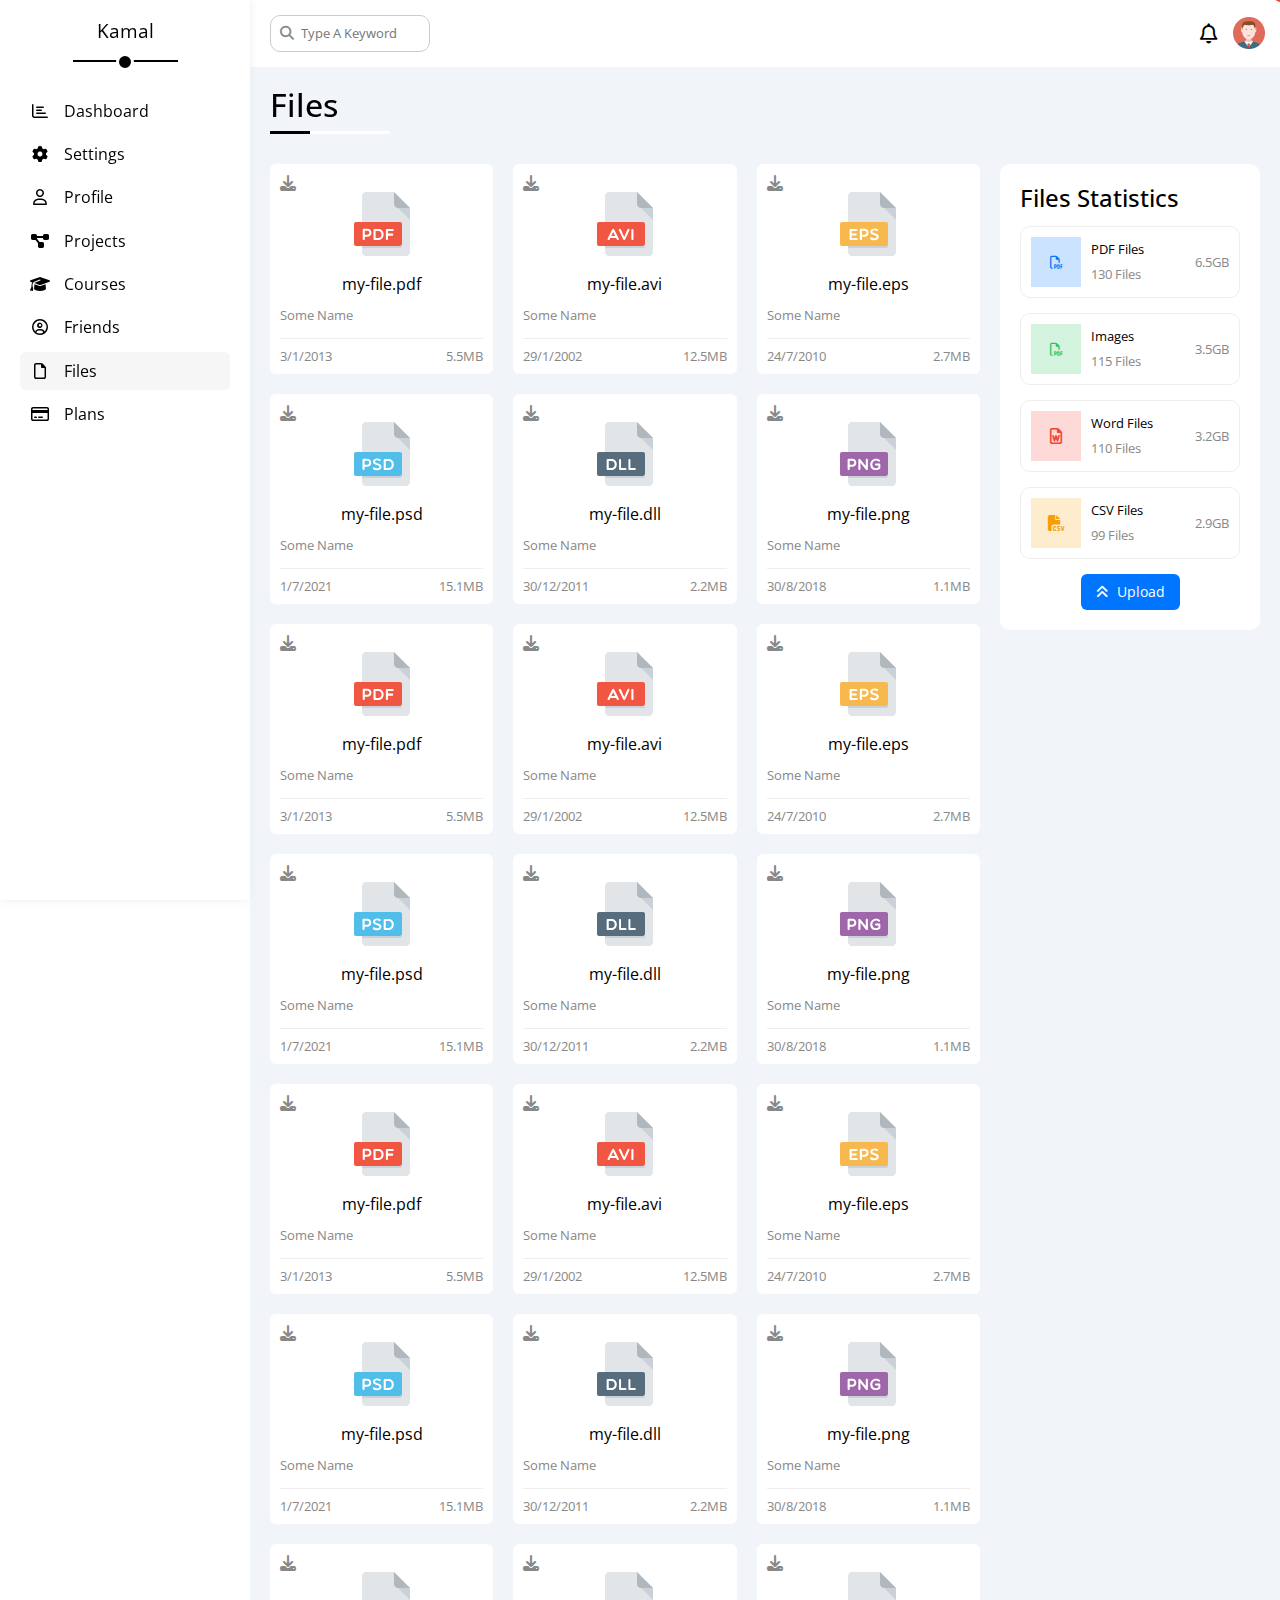
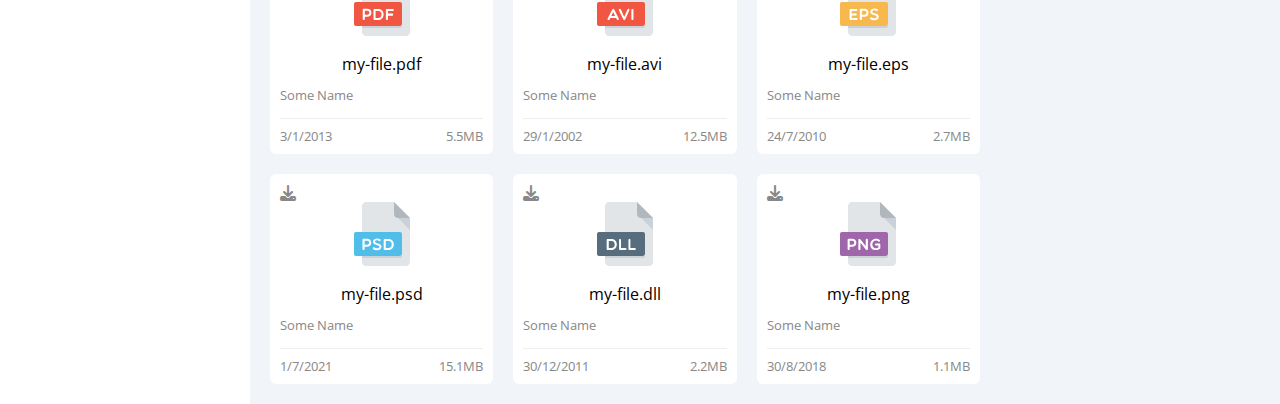
<file: files.html>
<!DOCTYPE html>
<html lang="en">

<head>
  <meta charset="UTF-8">
  <meta name="viewport" content="width=device-width, initial-scale=1.0">
  <meta name="description" content="Dashboard for monitoring company projects">

  <!-- Render all elemets normally -->
  <link rel="stylesheet" href="css/normalize.css">
  <!-- Font awesome library -->
  <link rel="stylesheet" href="css/all.min.css">
  <!-- style sheets -->
  <link rel="stylesheet" href="css/style.css">
  <!-- frame work -->
  <link rel="stylesheet" href="css/framework.css">
  <title>Files</title>
</head>

<body>
  <div class="page d-flex">
    <aside>
      <h3 class="mb-14 mb-15 txt-center fw-normal">Kamal</h3>
      <ul unstyle>
        <li>
          <a href="index.html" class="p-10 rad-6">
            <i class="fa-regular fa-chart-bar fa-fw"></i>
            <span>Dashboard</span>
          </a>
        </li>
        <li>
          <a href="settings.html" class="p-10 rad-6">
            <i class="fa-solid fa-gear fa-fw"></i>
            <span>Settings</span>
          </a>
        </li>
        <li>
          <a href="profile.html" class="p-10 rad-6">
            <i class="fa-regular fa-user fa-fw"></i>
            <span>Profile</span>
          </a>
        </li>
        <li>
          <a href="projects.html" class="p-10 rad-6">
            <i class="fa-solid fa-diagram-project fa-fw"></i>
            <span>Projects</span>
          </a>
        </li>
        <li>
          <a href="courses.html" class="p-10 rad-6">
            <i class="fa-solid fa-graduation-cap fa-fw"></i>
            <span>Courses</span>
          </a>
        </li>
        <li>
          <a href="friends.html" class="p-10 rad-6">
            <i class="fa-regular fa-circle-user fa-fw"></i>
            <span>Friends</span>
          </a>
        </li>
        <li class="active">
          <a href="files.html" class="p-10 rad-6">
            <i class="fa-regular fa-file fa-fw"></i>
            <span>Files</span>
          </a>
        </li>
        <li>
          <a href="plans.html" class="p-10 rad-6">
            <i class="fa-regular fa-credit-card fa-fw"></i>
            <span>Plans</span>
          </a>
        </li>
      </ul>
    </aside>
    <main>
      <header class="p-15 d-flex">
        <div class="search p-relative">
          <input class="p-10" type="search" placeholder="Type A Keyword">
        </div>
        <div class="icons d-flex">
          <span class="notification p-realtive">
            <i class="fa-regular fa-bell fa-lg"></i>
          </span>
          <img src="images/header/avatar.png" alt="your profile image">
        </div>
      </header>
      <div class="content p-20">
        <h1 class="p-relative">Files</h1>
        <div class="container d-flex gap-20">
          <div class="files-wrapper flex-1 d-grid gap-20">
            <div class="card p-10 bg-white rad-6">
              <i class="c-grey fa-solid fa-download"></i>
              <div class="txt-center">
                <img class="smooth" src="images/body/pdf.svg" alt="pdf image">
                <p class="mt-15 mb-15">my-file.pdf</p>
              </div>
              <p class="fs-13 pb-15 c-grey">Some Name</p>
              <div class="mt-10 flex-c-sb fs-13 c-grey">
                <span>3/1/2013</span>
                <span>5.5MB</span>
              </div>
            </div>
            <div class="card p-10 bg-white rad-6">
              <i class="c-grey fa-solid fa-download"></i>
              <div class="txt-center">
                <img class="smooth" src="images/body/avi.svg" alt="avi image">
                <p class="mt-15 mb-15">my-file.avi</p>
              </div>
              <p class="fs-13 pb-15 c-grey">Some Name</p>
              <div class="mt-10 flex-c-sb fs-13 c-grey">
                <span>29/1/2002</span>
                <span>12.5MB</span>
              </div>
            </div>
            <div class="card p-10 bg-white rad-6">
              <i class="c-grey fa-solid fa-download"></i>
              <div class="txt-center">
                <img class="smooth" src="images/body/eps.svg" alt="eps image">
                <p class="mt-15 mb-15">my-file.eps</p>
              </div>
              <p class="fs-13 pb-15 c-grey">Some Name</p>
              <div class="mt-10 flex-c-sb fs-13 c-grey">
                <span>24/7/2010</span>
                <span>2.7MB</span>
              </div>
            </div>
            <div class="card p-10 bg-white rad-6">
              <i class="c-grey fa-solid fa-download"></i>
              <div class="txt-center">
                <img class="smooth" src="images/body/psd.svg" alt="psd image">
                <p class="mt-15 mb-15">my-file.psd</p>
              </div>
              <p class="fs-13 pb-15 c-grey">Some Name</p>
              <div class="mt-10 flex-c-sb fs-13 c-grey">
                <span>1/7/2021</span>
                <span>15.1MB</span>
              </div>
            </div>
            <div class="card p-10 bg-white rad-6">
              <i class="c-grey fa-solid fa-download"></i>
              <div class="txt-center">
                <img class="smooth" src="images/body/dll.svg" alt="dll image">
                <p class="mt-15 mb-15">my-file.dll</p>
              </div>
              <p class="fs-13 pb-15 c-grey">Some Name</p>
              <div class="mt-10 flex-c-sb fs-13 c-grey">
                <span>30/12/2011</span>
                <span>2.2MB</span>
              </div>
            </div>
            <div class="card p-10 bg-white rad-6">
              <i class="c-grey fa-solid fa-download"></i>
              <div class="txt-center">
                <img class="smooth" src="images/body/png.svg" alt="png image">
                <p class="mt-15 mb-15">my-file.png</p>
              </div>
              <p class="fs-13 pb-15 c-grey">Some Name</p>
              <div class="mt-10 flex-c-sb fs-13 c-grey">
                <span>30/8/2018</span>
                <span>1.1MB</span>
              </div>
            </div>
            <div class="card p-10 bg-white rad-6">
              <i class="c-grey fa-solid fa-download"></i>
              <div class="txt-center">
                <img class="smooth" src="images/body/pdf.svg" alt="pdf image">
                <p class="mt-15 mb-15">my-file.pdf</p>
              </div>
              <p class="fs-13 pb-15 c-grey">Some Name</p>
              <div class="mt-10 flex-c-sb fs-13 c-grey">
                <span>3/1/2013</span>
                <span>5.5MB</span>
              </div>
            </div>
            <div class="card p-10 bg-white rad-6">
              <i class="c-grey fa-solid fa-download"></i>
              <div class="txt-center">
                <img class="smooth" src="images/body/avi.svg" alt="avi image">
                <p class="mt-15 mb-15">my-file.avi</p>
              </div>
              <p class="fs-13 pb-15 c-grey">Some Name</p>
              <div class="mt-10 flex-c-sb fs-13 c-grey">
                <span>29/1/2002</span>
                <span>12.5MB</span>
              </div>
            </div>
            <div class="card p-10 bg-white rad-6">
              <i class="c-grey fa-solid fa-download"></i>
              <div class="txt-center">
                <img class="smooth" src="images/body/eps.svg" alt="eps image">
                <p class="mt-15 mb-15">my-file.eps</p>
              </div>
              <p class="fs-13 pb-15 c-grey">Some Name</p>
              <div class="mt-10 flex-c-sb fs-13 c-grey">
                <span>24/7/2010</span>
                <span>2.7MB</span>
              </div>
            </div>
            <div class="card p-10 bg-white rad-6">
              <i class="c-grey fa-solid fa-download"></i>
              <div class="txt-center">
                <img class="smooth" src="images/body/psd.svg" alt="psd image">
                <p class="mt-15 mb-15">my-file.psd</p>
              </div>
              <p class="fs-13 pb-15 c-grey">Some Name</p>
              <div class="mt-10 flex-c-sb fs-13 c-grey">
                <span>1/7/2021</span>
                <span>15.1MB</span>
              </div>
            </div>
            <div class="card p-10 bg-white rad-6">
              <i class="c-grey fa-solid fa-download"></i>
              <div class="txt-center">
                <img class="smooth" src="images/body/dll.svg" alt="dll image">
                <p class="mt-15 mb-15">my-file.dll</p>
              </div>
              <p class="fs-13 pb-15 c-grey">Some Name</p>
              <div class="mt-10 flex-c-sb fs-13 c-grey">
                <span>30/12/2011</span>
                <span>2.2MB</span>
              </div>
            </div>
            <div class="card p-10 bg-white rad-6">
              <i class="c-grey fa-solid fa-download"></i>
              <div class="txt-center">
                <img class="smooth" src="images/body/png.svg" alt="png image">
                <p class="mt-15 mb-15">my-file.png</p>
              </div>
              <p class="fs-13 pb-15 c-grey">Some Name</p>
              <div class="mt-10 flex-c-sb fs-13 c-grey">
                <span>30/8/2018</span>
                <span>1.1MB</span>
              </div>
            </div>
            <div class="card p-10 bg-white rad-6">
              <i class="c-grey fa-solid fa-download"></i>
              <div class="txt-center">
                <img class="smooth" src="images/body/pdf.svg" alt="pdf image">
                <p class="mt-15 mb-15">my-file.pdf</p>
              </div>
              <p class="fs-13 pb-15 c-grey">Some Name</p>
              <div class="mt-10 flex-c-sb fs-13 c-grey">
                <span>3/1/2013</span>
                <span>5.5MB</span>
              </div>
            </div>
            <div class="card p-10 bg-white rad-6">
              <i class="c-grey fa-solid fa-download"></i>
              <div class="txt-center">
                <img class="smooth" src="images/body/avi.svg" alt="avi image">
                <p class="mt-15 mb-15">my-file.avi</p>
              </div>
              <p class="fs-13 pb-15 c-grey">Some Name</p>
              <div class="mt-10 flex-c-sb fs-13 c-grey">
                <span>29/1/2002</span>
                <span>12.5MB</span>
              </div>
            </div>
            <div class="card p-10 bg-white rad-6">
              <i class="c-grey fa-solid fa-download"></i>
              <div class="txt-center">
                <img class="smooth" src="images/body/eps.svg" alt="eps image">
                <p class="mt-15 mb-15">my-file.eps</p>
              </div>
              <p class="fs-13 pb-15 c-grey">Some Name</p>
              <div class="mt-10 flex-c-sb fs-13 c-grey">
                <span>24/7/2010</span>
                <span>2.7MB</span>
              </div>
            </div>
            <div class="card p-10 bg-white rad-6">
              <i class="c-grey fa-solid fa-download"></i>
              <div class="txt-center">
                <img class="smooth" src="images/body/psd.svg" alt="psd image">
                <p class="mt-15 mb-15">my-file.psd</p>
              </div>
              <p class="fs-13 pb-15 c-grey">Some Name</p>
              <div class="mt-10 flex-c-sb fs-13 c-grey">
                <span>1/7/2021</span>
                <span>15.1MB</span>
              </div>
            </div>
            <div class="card p-10 bg-white rad-6">
              <i class="c-grey fa-solid fa-download"></i>
              <div class="txt-center">
                <img class="smooth" src="images/body/dll.svg" alt="dll image">
                <p class="mt-15 mb-15">my-file.dll</p>
              </div>
              <p class="fs-13 pb-15 c-grey">Some Name</p>
              <div class="mt-10 flex-c-sb fs-13 c-grey">
                <span>30/12/2011</span>
                <span>2.2MB</span>
              </div>
            </div>
            <div class="card p-10 bg-white rad-6">
              <i class="c-grey fa-solid fa-download"></i>
              <div class="txt-center">
                <img class="smooth" src="images/body/png.svg" alt="png image">
                <p class="mt-15 mb-15">my-file.png</p>
              </div>
              <p class="fs-13 pb-15 c-grey">Some Name</p>
              <div class="mt-10 flex-c-sb fs-13 c-grey">
                <span>30/8/2018</span>
                <span>1.1MB</span>
              </div>
            </div>
            <div class="card p-10 bg-white rad-6">
              <i class="c-grey fa-solid fa-download"></i>
              <div class="txt-center">
                <img class="smooth" src="images/body/pdf.svg" alt="pdf image">
                <p class="mt-15 mb-15">my-file.pdf</p>
              </div>
              <p class="fs-13 pb-15 c-grey">Some Name</p>
              <div class="mt-10 flex-c-sb fs-13 c-grey">
                <span>3/1/2013</span>
                <span>5.5MB</span>
              </div>
            </div>
            <div class="card p-10 bg-white rad-6">
              <i class="c-grey fa-solid fa-download"></i>
              <div class="txt-center">
                <img class="smooth" src="images/body/avi.svg" alt="avi image">
                <p class="mt-15 mb-15">my-file.avi</p>
              </div>
              <p class="fs-13 pb-15 c-grey">Some Name</p>
              <div class="mt-10 flex-c-sb fs-13 c-grey">
                <span>29/1/2002</span>
                <span>12.5MB</span>
              </div>
            </div>
            <div class="card p-10 bg-white rad-6">
              <i class="c-grey fa-solid fa-download"></i>
              <div class="txt-center">
                <img class="smooth" src="images/body/eps.svg" alt="eps image">
                <p class="mt-15 mb-15">my-file.eps</p>
              </div>
              <p class="fs-13 pb-15 c-grey">Some Name</p>
              <div class="mt-10 flex-c-sb fs-13 c-grey">
                <span>24/7/2010</span>
                <span>2.7MB</span>
              </div>
            </div>
            <div class="card p-10 bg-white rad-6">
              <i class="c-grey fa-solid fa-download"></i>
              <div class="txt-center">
                <img class="smooth" src="images/body/psd.svg" alt="psd image">
                <p class="mt-15 mb-15">my-file.psd</p>
              </div>
              <p class="fs-13 pb-15 c-grey">Some Name</p>
              <div class="mt-10 flex-c-sb fs-13 c-grey">
                <span>1/7/2021</span>
                <span>15.1MB</span>
              </div>
            </div>
            <div class="card p-10 bg-white rad-6">
              <i class="c-grey fa-solid fa-download"></i>
              <div class="txt-center">
                <img class="smooth" src="images/body/dll.svg" alt="dll image">
                <p class="mt-15 mb-15">my-file.dll</p>
              </div>
              <p class="fs-13 pb-15 c-grey">Some Name</p>
              <div class="mt-10 flex-c-sb fs-13 c-grey">
                <span>30/12/2011</span>
                <span>2.2MB</span>
              </div>
            </div>
            <div class="card p-10 bg-white rad-6">
              <i class="c-grey fa-solid fa-download"></i>
              <div class="txt-center">
                <img class="smooth" src="images/body/png.svg" alt="png image">
                <p class="mt-15 mb-15">my-file.png</p>
              </div>
              <p class="fs-13 pb-15 c-grey">Some Name</p>
              <div class="mt-10 flex-c-sb fs-13 c-grey">
                <span>30/8/2018</span>
                <span>1.1MB</span>
              </div>
            </div>
          </div>
          <div class="stats bg-white p-20 rad-10">
            <h2 class="fw-500 mb-15">Files Statistics</h2>
            <div class="pdf fs-13 mb-15 flex-c-sb p-10 rad-10">
              <div class="type flex-center">
                <i class="c-blue bg-light-blue fa-regular fa-file-pdf flex-center"></i>
                <p>
                  PDF Files 
                  <span class="d-block mt-10 c-grey">130 Files</span>
                </p>
              </div>
              <span class="c-grey">6.5GB</span>
            </div>
            <div class="imgs fs-13 mb-15 flex-c-sb p-10 rad-10">
              <div class="type flex-center">
                <i class="c-green bg-light-green fa-regular fa-file-pdf flex-center"></i>
                <p>
                  Images 
                  <span class="d-block mt-10 c-grey">115 Files</span>
                </p>
              </div>
              <span class="c-grey">3.5GB</span>
            </div>
            <div class="word fs-13 mb-15 flex-c-sb p-10 rad-10">
              <div class="type flex-center">
                <i class="c-red bg-light-red fa-regular fa-file-word fa-lg flex-center"></i>
                <p>
                  Word Files  
                  <span class="d-block mt-10 c-grey">110 Files</span>
                </p>
              </div>
              <span class="c-grey">3.2GB</span>
            </div>
            <div class="csv fs-13 flex-c-sb p-10 rad-10">
              <div class="type flex-center">
                <i class="c-orange bg-light-orange fa-solid fa-file-csv fa-lg flex-center"></i>
                <p>
                  CSV Files  
                  <span class="d-block mt-10 c-grey">99 Files</span>
                </p>
              </div>
              <span class="c-grey">2.9GB</span>
            </div>
            <a href="#" class="d-block smooth w-fit fs-14 mt-15 c-white bg-blue rad-6">
              <i class="fa-solid fa-angles-up"></i>
              Upload
            </a>
          </div>
        </div>
      </div>
    </main>
  </div>
</body>

</html>
</file>
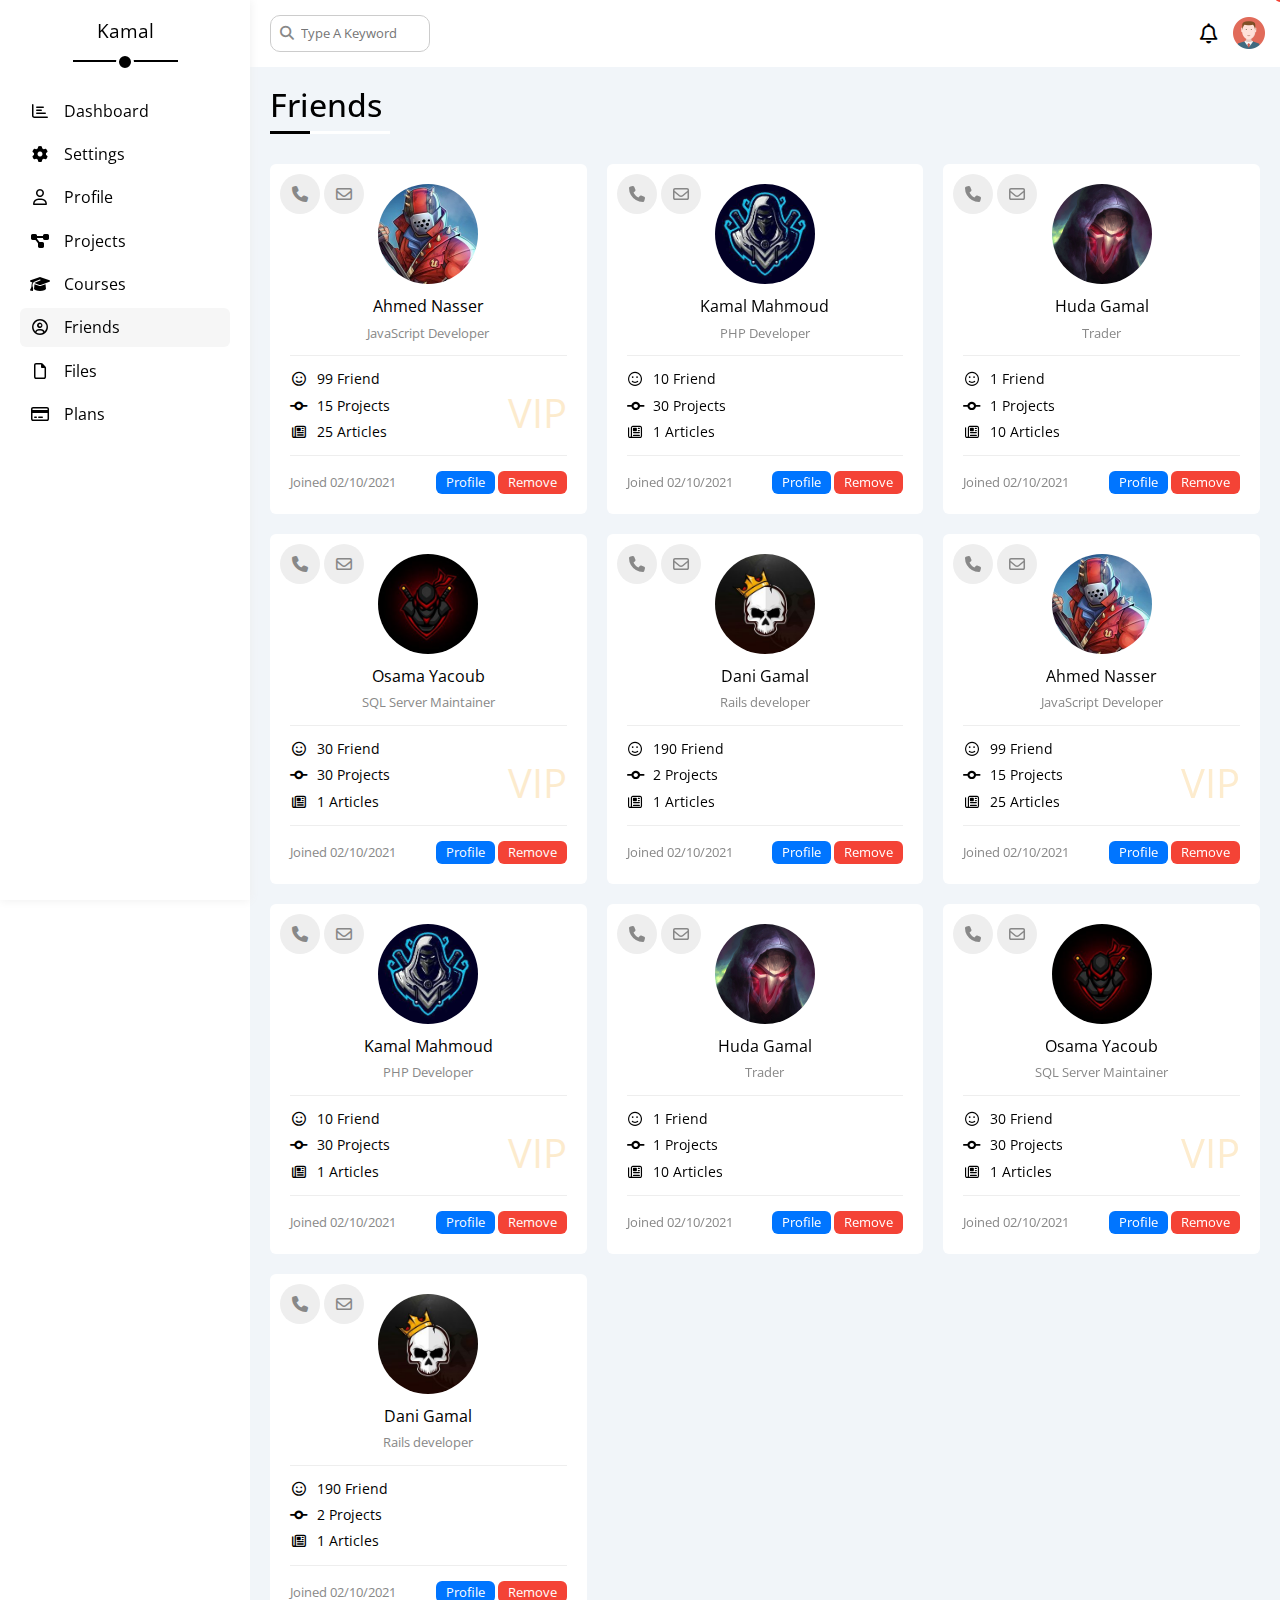
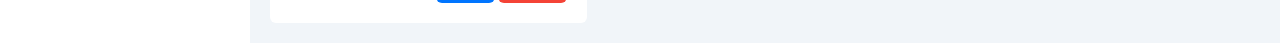
<file: friends.html>
<!DOCTYPE html>
<html lang="en">

<head>
  <meta charset="UTF-8">
  <meta name="viewport" content="width=device-width, initial-scale=1.0">
  <meta name="description" content="Dashboard for monitoring company projects">

  <!-- Render all elemets normally -->
  <link rel="stylesheet" href="css/normalize.css">
  <!-- Font awesome library -->
  <link rel="stylesheet" href="css/all.min.css">
  <!-- style sheets -->
  <link rel="stylesheet" href="css/style.css">
  <!-- frame work -->
  <link rel="stylesheet" href="css/framework.css">
  <title>Friends</title>
</head>

<body>
  <div class="page d-flex">
    <aside>
      <h3 class="mb-14 mb-15 txt-center fw-normal">Kamal</h3>
      <ul unstyle>
        <li>
          <a href="index.html" class="p-10 rad-6">
            <i class="fa-regular fa-chart-bar fa-fw"></i>
            <span>Dashboard</span>
          </a>
        </li>
        <li>
          <a href="settings.html" class="p-10 rad-6">
            <i class="fa-solid fa-gear fa-fw"></i>
            <span>Settings</span>
          </a>
        </li>
        <li>
          <a href="profile.html" class="p-10 rad-6">
            <i class="fa-regular fa-user fa-fw"></i>
            <span>Profile</span>
          </a>
        </li>
        <li>
          <a href="projects.html" class="p-10 rad-6">
            <i class="fa-solid fa-diagram-project fa-fw"></i>
            <span>Projects</span>
          </a>
        </li>
        <li>
          <a href="courses.html" class="p-10 rad-6">
            <i class="fa-solid fa-graduation-cap fa-fw"></i>
            <span>Courses</span>
          </a>
        </li>
        <li class="active">
          <a href="friends.html" class="p-10 rad-6">
            <i class="fa-regular fa-circle-user fa-fw"></i>
            <span>Friends</span>
          </a>
        </li>
        <li>
          <a href="files.html" class="p-10 rad-6">
            <i class="fa-regular fa-file fa-fw"></i>
            <span>Files</span>
          </a>
        </li>
        <li>
          <a href="plans.html" class="p-10 rad-6">
            <i class="fa-regular fa-credit-card fa-fw"></i>
            <span>Plans</span>
          </a>
        </li>
      </ul>
    </aside>
    <main>
      <header class="p-15 d-flex">
        <div class="search p-relative">
          <input class="p-10" type="search" placeholder="Type A Keyword">
        </div>
        <div class="icons d-flex">
          <span class="notification p-realtive">
            <i class="fa-regular fa-bell fa-lg"></i>
          </span>
          <img src="images/header/avatar.png" alt="your profile image">
        </div>
      </header>
      <div class="content p-20">
        <h1 class="p-relative">Friends</h1>
        <div class="friends-wrapper d-grid gap-20">
          <div class="card vip bg-white rad-6 p-relative p-20">
            <div class="contact c-grey">
              <i class="fa-solid fa-phone"></i>
              <i class="fa-regular fa-envelope"></i>
            </div>
            <div class="friend-about txt-center pb-15 mb-15">
              <img src="images/body/friend-01.jpeg" alt="firends-1">
              <p>
                Ahmed Nasser
                <span class="d-block mt-10 c-grey fs-13">JavaScript Developer</span>
              </p>
            </div>
            <div class="friend-info fs-14 pb-15 mb-15">
              <div class="mb-10">
                <i class="fa-regular fa-face-smile fa-fw"></i>
                <span>99 Friend</span>
              </div>
              <div class="mb-10">
                <i class="fa-solid fa-code-commit fa-fw"></i>
                <span>15 Projects</span>
              </div>
              <div>
                <i class="fa-regular fa-newspaper fa-fw"></i>
                <span>25 Articles</span>
              </div>
            </div>
            <div class="join flex-center flex-btwn fs-13">
              <span class="c-grey">Joined 02/10/2021</span>
              <div>
                <a href="#" class="d-inline-block bg-blue btn-shape rad-6">Profile</a>
                <a href="#" class="d-inline-block bg-red btn-shape rad-6">Remove</a>
              </div>
            </div>
          </div>
          <div class="card bg-white rad-6 p-relative p-20">
            <div class="contact c-grey">
              <i class="fa-solid fa-phone"></i>
              <i class="fa-regular fa-envelope"></i>
            </div>
            <div class="friend-about txt-center pb-15 mb-15">
              <img src="images/body/friend-02.jpeg" alt="firends-2">
              <p>
                Kamal Mahmoud
                <span class="d-block mt-10 c-grey fs-13">PHP Developer</span>
              </p>
            </div>
            <div class="friend-info fs-14 pb-15 mb-15">
              <div class="mb-10">
                <i class="fa-regular fa-face-smile fa-fw"></i>
                <span>10 Friend</span>
              </div>
              <div class="mb-10">
                <i class="fa-solid fa-code-commit fa-fw"></i>
                <span>30 Projects</span>
              </div>
              <div>
                <i class="fa-regular fa-newspaper fa-fw"></i>
                <span>1 Articles</span>
              </div>
            </div>
            <div class="join flex-center flex-btwn fs-13">
              <span class="c-grey">Joined 02/10/2021</span>
              <div>
                <a href="#" class="d-inline-block bg-blue btn-shape rad-6">Profile</a>
                <a href="#" class="d-inline-block bg-red btn-shape rad-6">Remove</a>
              </div>
            </div>
          </div>
          <div class="card bg-white rad-6 p-relative p-20">
            <div class="contact c-grey">
              <i class="fa-solid fa-phone"></i>
              <i class="fa-regular fa-envelope"></i>
            </div>
            <div class="friend-about txt-center pb-15 mb-15">
              <img src="images/body/friend-03.jpeg" alt="firends-3">
              <p>
                Huda Gamal
                <span class="d-block mt-10 c-grey fs-13">Trader</span>
              </p>
            </div>
            <div class="friend-info fs-14 pb-15 mb-15">
              <div class="mb-10">
                <i class="fa-regular fa-face-smile fa-fw"></i>
                <span>1 Friend</span>
              </div>
              <div class="mb-10">
                <i class="fa-solid fa-code-commit fa-fw"></i>
                <span>1 Projects</span>
              </div>
              <div>
                <i class="fa-regular fa-newspaper fa-fw"></i>
                <span>10 Articles</span>
              </div>
            </div>
            <div class="join flex-center flex-btwn fs-13">
              <span class="c-grey">Joined 02/10/2021</span>
              <div>
                <a href="#" class="d-inline-block bg-blue btn-shape rad-6">Profile</a>
                <a href="#" class="d-inline-block bg-red btn-shape rad-6">Remove</a>
              </div>
            </div>
          </div>
          <div class="card vip bg-white rad-6 p-relative p-20">
            <div class="contact c-grey">
              <i class="fa-solid fa-phone"></i>
              <i class="fa-regular fa-envelope"></i>
            </div>
            <div class="friend-about txt-center pb-15 mb-15">
              <img src="images/body/friend-04.jpeg" alt="firends-4">
              <p>
                Osama Yacoub
                <span class="d-block mt-10 c-grey fs-13">SQL Server Maintainer</span>
              </p>
            </div>
            <div class="friend-info fs-14 pb-15 mb-15">
              <div class="mb-10">
                <i class="fa-regular fa-face-smile fa-fw"></i>
                <span>30 Friend</span>
              </div>
              <div class="mb-10">
                <i class="fa-solid fa-code-commit fa-fw"></i>
                <span>30 Projects</span>
              </div>
              <div>
                <i class="fa-regular fa-newspaper fa-fw"></i>
                <span>1 Articles</span>
              </div>
            </div>
            <div class="join flex-center flex-btwn fs-13">
              <span class="c-grey">Joined 02/10/2021</span>
              <div>
                <a href="#" class="d-inline-block bg-blue btn-shape rad-6">Profile</a>
                <a href="#" class="d-inline-block bg-red btn-shape rad-6">Remove</a>
              </div>
            </div>
          </div>
          <div class="card bg-white rad-6 p-relative p-20">
            <div class="contact c-grey">
              <i class="fa-solid fa-phone"></i>
              <i class="fa-regular fa-envelope"></i>
            </div>
            <div class="friend-about txt-center pb-15 mb-15">
              <img src="images/body/friend-05.jpeg" alt="firends-5">
              <p>
                Dani Gamal
                <span class="d-block mt-10 c-grey fs-13">Rails developer</span>
              </p>
            </div>
            <div class="friend-info fs-14 pb-15 mb-15">
              <div class="mb-10">
                <i class="fa-regular fa-face-smile fa-fw"></i>
                <span>190 Friend</span>
              </div>
              <div class="mb-10">
                <i class="fa-solid fa-code-commit fa-fw"></i>
                <span>2 Projects</span>
              </div>
              <div>
                <i class="fa-regular fa-newspaper fa-fw"></i>
                <span>1 Articles</span>
              </div>
            </div>
            <div class="join flex-center flex-btwn fs-13">
              <span class="c-grey">Joined 02/10/2021</span>
              <div>
                <a href="#" class="d-inline-block bg-blue btn-shape rad-6">Profile</a>
                <a href="#" class="d-inline-block bg-red btn-shape rad-6">Remove</a>
              </div>
            </div>
          </div>
          <div class="card vip bg-white rad-6 p-relative p-20">
            <div class="contact c-grey">
              <i class="fa-solid fa-phone"></i>
              <i class="fa-regular fa-envelope"></i>
            </div>
            <div class="friend-about txt-center pb-15 mb-15">
              <img src="images/body/friend-01.jpeg" alt="firends-1">
              <p>
                Ahmed Nasser
                <span class="d-block mt-10 c-grey fs-13">JavaScript Developer</span>
              </p>
            </div>
            <div class="friend-info fs-14 pb-15 mb-15">
              <div class="mb-10">
                <i class="fa-regular fa-face-smile fa-fw"></i>
                <span>99 Friend</span>
              </div>
              <div class="mb-10">
                <i class="fa-solid fa-code-commit fa-fw"></i>
                <span>15 Projects</span>
              </div>
              <div>
                <i class="fa-regular fa-newspaper fa-fw"></i>
                <span>25 Articles</span>
              </div>
            </div>
            <div class="join flex-center flex-btwn fs-13">
              <span class="c-grey">Joined 02/10/2021</span>
              <div>
                <a href="#" class="d-inline-block bg-blue btn-shape rad-6">Profile</a>
                <a href="#" class="d-inline-block bg-red btn-shape rad-6">Remove</a>
              </div>
            </div>
          </div>
          <div class="card vip bg-white rad-6 p-relative p-20">
            <div class="contact c-grey">
              <i class="fa-solid fa-phone"></i>
              <i class="fa-regular fa-envelope"></i>
            </div>
            <div class="friend-about txt-center pb-15 mb-15">
              <img src="images/body/friend-02.jpeg" alt="firends-2">
              <p>
                Kamal Mahmoud
                <span class="d-block mt-10 c-grey fs-13">PHP Developer</span>
              </p>
            </div>
            <div class="friend-info fs-14 pb-15 mb-15">
              <div class="mb-10">
                <i class="fa-regular fa-face-smile fa-fw"></i>
                <span>10 Friend</span>
              </div>
              <div class="mb-10">
                <i class="fa-solid fa-code-commit fa-fw"></i>
                <span>30 Projects</span>
              </div>
              <div>
                <i class="fa-regular fa-newspaper fa-fw"></i>
                <span>1 Articles</span>
              </div>
            </div>
            <div class="join flex-center flex-btwn fs-13">
              <span class="c-grey">Joined 02/10/2021</span>
              <div>
                <a href="#" class="d-inline-block bg-blue btn-shape rad-6">Profile</a>
                <a href="#" class="d-inline-block bg-red btn-shape rad-6">Remove</a>
              </div>
            </div>
          </div>
          <div class="card bg-white rad-6 p-relative p-20">
            <div class="contact c-grey">
              <i class="fa-solid fa-phone"></i>
              <i class="fa-regular fa-envelope"></i>
            </div>
            <div class="friend-about txt-center pb-15 mb-15">
              <img src="images/body/friend-03.jpeg" alt="firends-3">
              <p>
                Huda Gamal
                <span class="d-block mt-10 c-grey fs-13">Trader</span>
              </p>
            </div>
            <div class="friend-info fs-14 pb-15 mb-15">
              <div class="mb-10">
                <i class="fa-regular fa-face-smile fa-fw"></i>
                <span>1 Friend</span>
              </div>
              <div class="mb-10">
                <i class="fa-solid fa-code-commit fa-fw"></i>
                <span>1 Projects</span>
              </div>
              <div>
                <i class="fa-regular fa-newspaper fa-fw"></i>
                <span>10 Articles</span>
              </div>
            </div>
            <div class="join flex-center flex-btwn fs-13">
              <span class="c-grey">Joined 02/10/2021</span>
              <div>
                <a href="#" class="d-inline-block bg-blue btn-shape rad-6">Profile</a>
                <a href="#" class="d-inline-block bg-red btn-shape rad-6">Remove</a>
              </div>
            </div>
          </div>
          <div class="card vip bg-white rad-6 p-relative p-20">
            <div class="contact c-grey">
              <i class="fa-solid fa-phone"></i>
              <i class="fa-regular fa-envelope"></i>
            </div>
            <div class="friend-about txt-center pb-15 mb-15">
              <img src="images/body/friend-04.jpeg" alt="firends-4">
              <p>
                Osama Yacoub
                <span class="d-block mt-10 c-grey fs-13">SQL Server Maintainer</span>
              </p>
            </div>
            <div class="friend-info fs-14 pb-15 mb-15">
              <div class="mb-10">
                <i class="fa-regular fa-face-smile fa-fw"></i>
                <span>30 Friend</span>
              </div>
              <div class="mb-10">
                <i class="fa-solid fa-code-commit fa-fw"></i>
                <span>30 Projects</span>
              </div>
              <div>
                <i class="fa-regular fa-newspaper fa-fw"></i>
                <span>1 Articles</span>
              </div>
            </div>
            <div class="join flex-center flex-btwn fs-13">
              <span class="c-grey">Joined 02/10/2021</span>
              <div>
                <a href="#" class="d-inline-block bg-blue btn-shape rad-6">Profile</a>
                <a href="#" class="d-inline-block bg-red btn-shape rad-6">Remove</a>
              </div>
            </div>
          </div>
          <div class="card bg-white rad-6 p-relative p-20">
            <div class="contact c-grey">
              <i class="fa-solid fa-phone"></i>
              <i class="fa-regular fa-envelope"></i>
            </div>
            <div class="friend-about txt-center pb-15 mb-15">
              <img src="images/body/friend-05.jpeg" alt="firends-5">
              <p>
                Dani Gamal
                <span class="d-block mt-10 c-grey fs-13">Rails developer</span>
              </p>
            </div>
            <div class="friend-info fs-14 pb-15 mb-15">
              <div class="mb-10">
                <i class="fa-regular fa-face-smile fa-fw"></i>
                <span>190 Friend</span>
              </div>
              <div class="mb-10">
                <i class="fa-solid fa-code-commit fa-fw"></i>
                <span>2 Projects</span>
              </div>
              <div>
                <i class="fa-regular fa-newspaper fa-fw"></i>
                <span>1 Articles</span>
              </div>
            </div>
            <div class="join flex-center flex-btwn fs-13">
              <span class="c-grey">Joined 02/10/2021</span>
              <div>
                <a href="#" class="d-inline-block bg-blue btn-shape rad-6">Profile</a>
                <a href="#" class="d-inline-block bg-red btn-shape rad-6">Remove</a>
              </div>
            </div>
          </div>
        </div>
      </div>
    </main>
  </div>
</body>

</html>
</file>
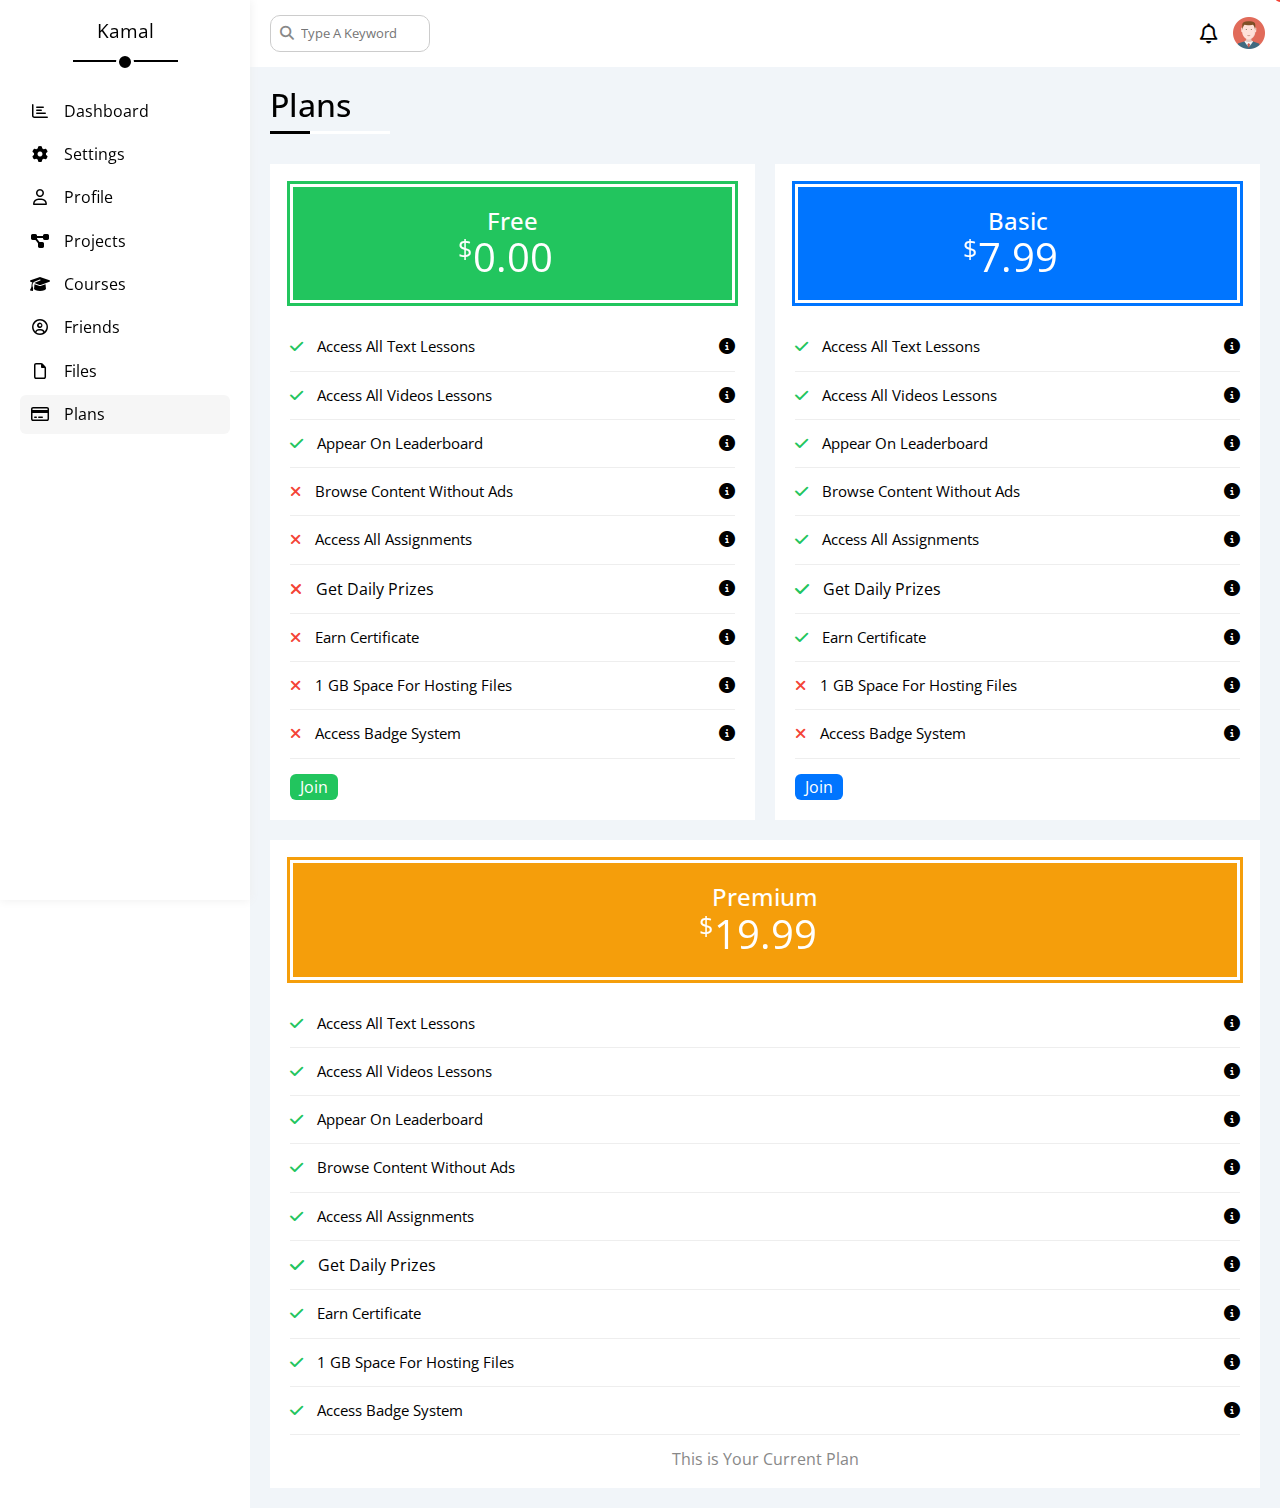
<file: plans.html>
<!DOCTYPE html>
<html lang="en">

<head>
  <meta charset="UTF-8">
  <meta name="viewport" content="width=device-width, initial-scale=1.0">
  <meta name="description" content="Dashboard for monitoring company projects">

  <!-- Render all elemets normally -->
  <link rel="stylesheet" href="css/normalize.css">
  <!-- Font awesome library -->
  <link rel="stylesheet" href="css/all.min.css">
  <!-- style sheets -->
  <link rel="stylesheet" href="css/style.css">
  <!-- frame work -->
  <link rel="stylesheet" href="css/framework.css">
  <title>Plans</title>
</head>

<body>
  <div class="page d-flex">
    <aside>
      <h3 class="mb-14 mb-15 txt-center fw-normal">Kamal</h3>
      <ul unstyle>
        <li>
          <a href="index.html" class="p-10 rad-6">
            <i class="fa-regular fa-chart-bar fa-fw"></i>
            <span>Dashboard</span>
          </a>
        </li>
        <li>
          <a href="settings.html" class="p-10 rad-6">
            <i class="fa-solid fa-gear fa-fw"></i>
            <span>Settings</span>
          </a>
        </li>
        <li>
          <a href="profile.html" class="p-10 rad-6">
            <i class="fa-regular fa-user fa-fw"></i>
            <span>Profile</span>
          </a>
        </li>
        <li>
          <a href="projects.html" class="p-10 rad-6">
            <i class="fa-solid fa-diagram-project fa-fw"></i>
            <span>Projects</span>
          </a>
        </li>
        <li>
          <a href="courses.html" class="p-10 rad-6">
            <i class="fa-solid fa-graduation-cap fa-fw"></i>
            <span>Courses</span>
          </a>
        </li>
        <li>
          <a href="friends.html" class="p-10 rad-6">
            <i class="fa-regular fa-circle-user fa-fw"></i>
            <span>Friends</span>
          </a>
        </li>
        <li>
          <a href="files.html" class="p-10 rad-6">
            <i class="fa-regular fa-file fa-fw"></i>
            <span>Files</span>
          </a>
        </li>
        <li class="active">
          <a href="plans.html" class="p-10 rad-6">
            <i class="fa-regular fa-credit-card fa-fw"></i>
            <span>Plans</span>
          </a>
        </li>
      </ul>
    </aside>
    <main>
      <header class="p-15 d-flex">
        <div class="search p-relative">
          <input class="p-10" type="search" placeholder="Type A Keyword">
        </div>
        <div class="icons d-flex">
          <span class="notification p-realtive">
            <i class="fa-regular fa-bell fa-lg"></i>
          </span>
          <img src="images/header/avatar.png" alt="your profile image">
        </div>
      </header>
      <div class="content p-20">
        <h1 class="p-relative">Plans</h1>
        <div class="plans-wrapper d-flex flex-wrap gap-20">
          <div class="card flex-1 bg-white p-20">
            <div class="type mb-20 bg-green c-white p-20">
              <h2 class="txt-center fw-500">Free</h2>
              <p class="p-relative w-fit">
                <span>$</span>
                0.00
              </p>
            </div>
            <ul unstyle>
              <li class="allowed d-flex flex-btwn">
                <p class="fs-15">
                  Access All Text Lessons
                </p>
                <i class="fa-solid fa-circle-info help"></i>
              </li>
              <li class="allowed d-flex flex-btwn">
                <p class="fs-15">
                  Access All Videos Lessons
                </p>
                <i class="fa-solid fa-circle-info help"></i>
              </li>
              <li class="allowed d-flex flex-btwn">
                <p class="fs-15">
                  Appear On Leaderboard
                </p>
                <i class="fa-solid fa-circle-info help"></i>
              </li>
              <li class="d-flex flex-btwn">
                <p class="fs-15">
                  Browse Content Without Ads
                </p>
                <i class="fa-solid fa-circle-info help"></i>
              </li>
              <li class="d-flex flex-btwn">
                <p class="fs-15">
                  Access All Assignments
                </p>
                <i class="fa-solid fa-circle-info help"></i>
              </li>
              <li class="d-flex flex-btwn">
                <p class="s-15">
                  Get Daily Prizes
                </p>
                <i class="fa-solid fa-circle-info help"></i>
              </li>
              <li class="d-flex flex-btwn">
                <p class="fs-15">
                  Earn Certificate
                </p>
                <i class="fa-solid fa-circle-info help"></i>
              </li>
              <li class="d-flex flex-btwn">
                <p class="fs-15">
                  1 GB Space For Hosting Files
                </p>
                <i class="fa-solid fa-circle-info help"></i>
              </li>
              <li class="d-flex flex-btwn">
                <p class="fs-15">
                  Access Badge System
                </p>
                <i class="fa-solid fa-circle-info help"></i>
              </li>
            </ul>
            <a href="#" class="d-inline-block mt-15 btn-shape rad-6 bg-green">Join</a>
          </div>
          <div class="card flex-1 bg-white p-20">
            <div class="type mb-20 bg-blue c-white p-20">
              <h2 class="txt-center fw-500">Basic</h2>
              <p class="p-relative w-fit">
                <span>$</span>
                7.99
              </p>
            </div>
            <ul unstyle>
              <li class="allowed d-flex flex-btwn">
                <p class="fs-15">
                  Access All Text Lessons
                </p>
                <i class="fa-solid fa-circle-info help"></i>
              </li>
              <li class="allowed d-flex flex-btwn">
                <p class="fs-15">
                  Access All Videos Lessons
                </p>
                <i class="fa-solid fa-circle-info help"></i>
              </li>
              <li class="allowed d-flex flex-btwn">
                <p class="fs-15">
                  Appear On Leaderboard
                </p>
                <i class="fa-solid fa-circle-info help"></i>
              </li>
              <li class="allowed d-flex flex-btwn">
                <p class="fs-15">
                  Browse Content Without Ads
                </p>
                <i class="fa-solid fa-circle-info help"></i>
              </li>
              <li class="allowed d-flex flex-btwn">
                <p class="fs-15">
                  Access All Assignments
                </p>
                <i class="fa-solid fa-circle-info help"></i>
              </li>
              <li class="allowed d-flex flex-btwn">
                <p class="s-15">
                  Get Daily Prizes
                </p>
                <i class="fa-solid fa-circle-info help"></i>
              </li>
              <li class="allowed d-flex flex-btwn">
                <p class="fs-15">
                  Earn Certificate
                </p>
                <i class="fa-solid fa-circle-info help"></i>
              </li>
              <li class="d-flex flex-btwn">
                <p class="fs-15">
                  1 GB Space For Hosting Files
                </p>
                <i class="fa-solid fa-circle-info help"></i>
              </li>
              <li class="d-flex flex-btwn">
                <p class="fs-15">
                  Access Badge System
                </p>
                <i class="fa-solid fa-circle-info help"></i>
              </li>
            </ul>
            <a href="#" class="d-inline-block mt-15 btn-shape rad-6 bg-blue">Join</a>
          </div>
          <div class="card flex-1 bg-white p-20">
            <div class="type mb-20 bg-orange c-white p-20">
              <h2 class="txt-center fw-500">Premium</h2>
              <p class="p-relative w-fit">
                <span>$</span>
                19.99
              </p>
            </div>
            <ul unstyle>
              <li class="allowed d-flex flex-btwn">
                <p class="fs-15">
                  Access All Text Lessons
                </p>
                <i class="fa-solid fa-circle-info help"></i>
              </li>
              <li class="allowed d-flex flex-btwn">
                <p class="fs-15">
                  Access All Videos Lessons
                </p>
                <i class="fa-solid fa-circle-info help"></i>
              </li>
              <li class="allowed d-flex flex-btwn">
                <p class="fs-15">
                  Appear On Leaderboard
                </p>
                <i class="fa-solid fa-circle-info help"></i>
              </li>
              <li class="allowed d-flex flex-btwn">
                <p class="fs-15">
                  Browse Content Without Ads
                </p>
                <i class="fa-solid fa-circle-info help"></i>
              </li>
              <li class="allowed d-flex flex-btwn">
                <p class="fs-15">
                  Access All Assignments
                </p>
                <i class="fa-solid fa-circle-info help"></i>
              </li>
              <li class="allowed d-flex flex-btwn">
                <p class="s-15">
                  Get Daily Prizes
                </p>
                <i class="fa-solid fa-circle-info help"></i>
              </li>
              <li class="allowed d-flex flex-btwn">
                <p class="fs-15">
                  Earn Certificate
                </p>
                <i class="fa-solid fa-circle-info help"></i>
              </li>
              <li class="allowed d-flex flex-btwn">
                <p class="fs-15">
                  1 GB Space For Hosting Files
                </p>
                <i class="fa-solid fa-circle-info help"></i>
              </li>
              <li class="allowed d-flex flex-btwn">
                <p class="fs-15">
                  Access Badge System
                </p>
                <i class="fa-solid fa-circle-info help"></i>
              </li>
            </ul>
            <div class="txt-center c-grey mt-15">This is Your Current Plan</div>
            <!-- <a href="#" class="d-inline-block mt-15 btn-shape rad-6 bg-orange">Join</a> -->
          </div>
        </div>
      </div>
    </main>
  </div>
</body>

</html>
</file>
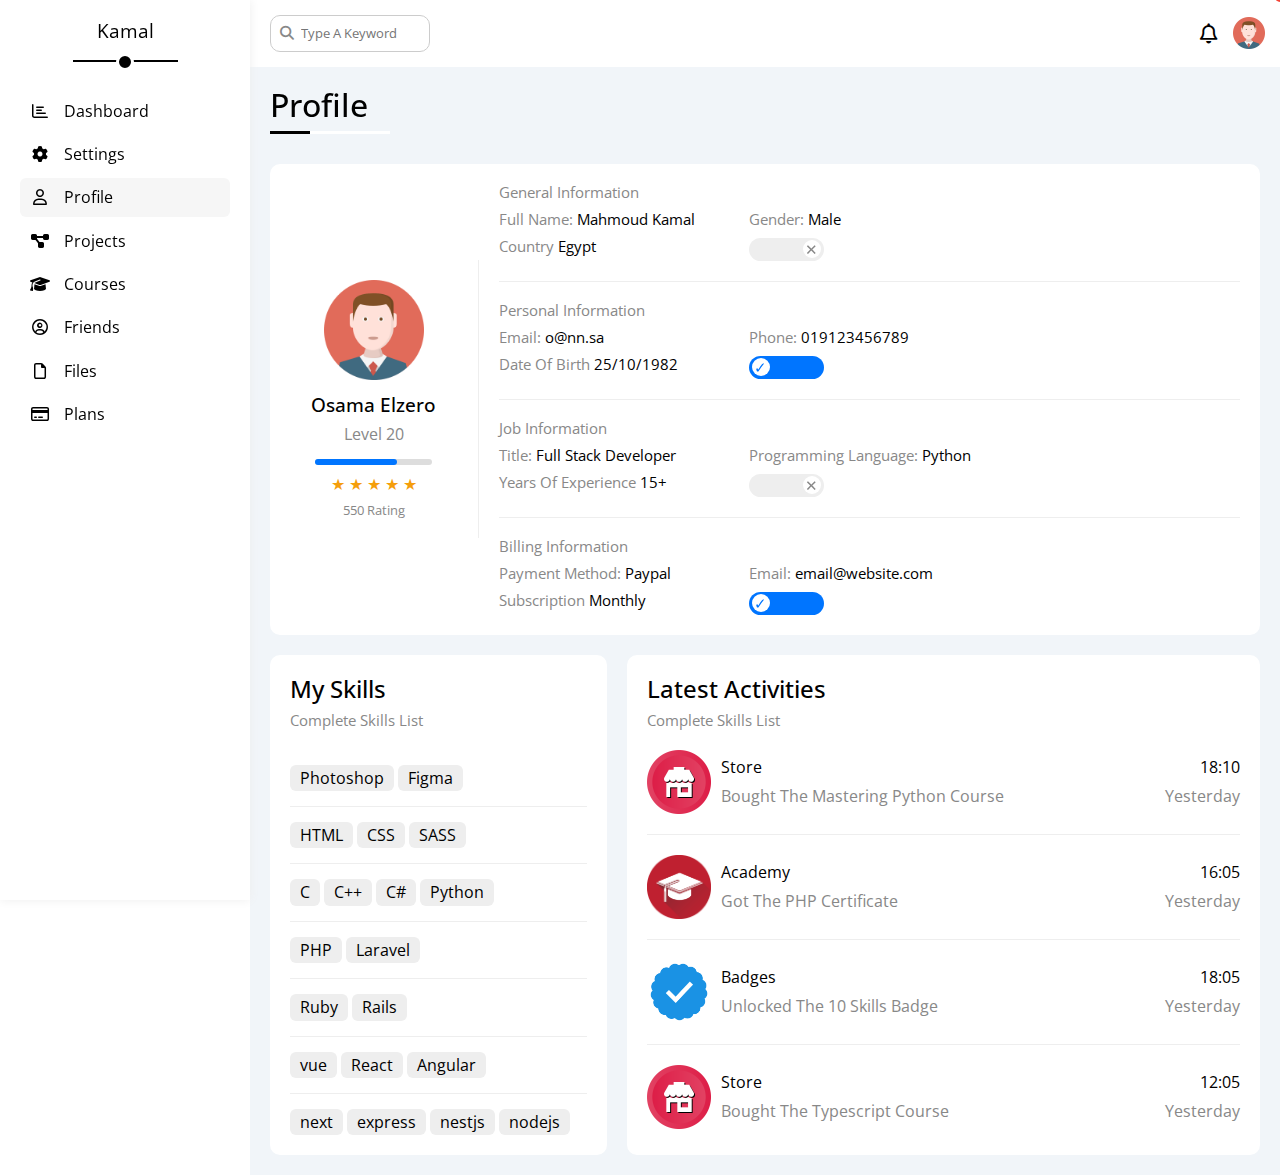
<file: profile.html>
<!DOCTYPE html>
<html lang="en">

<head>
  <meta charset="UTF-8">
  <meta name="viewport" content="width=device-width, initial-scale=1.0">
  <meta name="description" content="Dashboard for monitoring company projects">

  <!-- Render all elemets normally -->
  <link rel="stylesheet" href="css/normalize.css">
  <!-- Font awesome library -->
  <link rel="stylesheet" href="css/all.min.css">
  <!-- style sheets -->
  <link rel="stylesheet" href="css/style.css">
  <!-- frame work -->
  <link rel="stylesheet" href="css/framework.css">
  <title>Profile</title>
</head>

<body>
  <div class="page d-flex">
    <aside>
      <h3 class="mb-14 mb-15 txt-center fw-normal">Kamal</h3>
      <ul unstyle>
        <li>
          <a href="index.html" class="p-10 rad-6">
            <i class="fa-regular fa-chart-bar fa-fw"></i>
            <span>Dashboard</span>
          </a>
        </li>
        <li>
          <a href="settings.html" class="p-10 rad-6">
            <i class="fa-solid fa-gear fa-fw"></i>
            <span>Settings</span>
          </a>
        </li>
        <li class="active">
          <a href="profile.html" class="p-10 rad-6">
            <i class="fa-regular fa-user fa-fw"></i>
            <span>Profile</span>
          </a>
        </li>
        <li>
          <a href="projects.html" class="p-10 rad-6">
            <i class="fa-solid fa-diagram-project fa-fw"></i>
            <span>Projects</span>
          </a>
        </li>
        <li>
          <a href="courses.html" class="p-10 rad-6">
            <i class="fa-solid fa-graduation-cap fa-fw"></i>
            <span>Courses</span>
          </a>
        </li>
        <li>
          <a href="friends.html" class="p-10 rad-6">
            <i class="fa-regular fa-circle-user fa-fw"></i>
            <span>Friends</span>
          </a>
        </li>
        <li>
          <a href="files.html" class="p-10 rad-6">
            <i class="fa-regular fa-file fa-fw"></i>
            <span>Files</span>
          </a>
        </li>
        <li>
          <a href="plans.html" class="p-10 rad-6">
            <i class="fa-regular fa-credit-card fa-fw"></i>
            <span>Plans</span>
          </a>
        </li>
      </ul>
    </aside>
    <main>
      <header class="p-15 d-flex">
        <div class="search p-relative">
          <input class="p-10" type="search" placeholder="Type A Keyword">
        </div>
        <div class="icons d-flex">
          <span class="notification p-realtive">
            <i class="fa-regular fa-bell fa-lg"></i>
          </span>
          <img src="images/header/avatar.png" alt="your profile image">
        </div>
      </header>
      <div class="content p-20">
        <h1 class="p-relative">Profile</h1>
        <div class="id-card flex-center bg-white rad-10">
          <div class="user-id p-20 txt-center">
            <img src="images/header/avatar.png" alt="your image">
            <h3 class="mt-10 mb-10 fw-500">Osama Elzero</h3>
            <p class="c-grey mb-15 fs-10">Level 20</p>
            <span class="progress d-block rad-10 p-relative"></span>
            <span class="stars c-orange">
              &#9733;
              &#9733;
              &#9733;
              &#9733;
              &#9733;
            </span>
            <p class="c-grey fs-13 txt-center mt-10">550 Rating</p>  
          </div>
          <div class="information p-20">
            <div class="box pb-20 mb-20 fs-15 d-flex flex-wrap">
              <p class="c-grey w-full">General Information</p>
              <div>
                <span class="c-grey">Full Name:</span>
                Mahmoud Kamal 
              </div>
              <div>
                <span class="c-grey">Gender:</span>
                Male
              </div>
              <div>
                <span class="c-grey">Country</span>
                Egypt 
              </div>
              <div class="toggle-button">
                <input checked type="checkbox" id="check1" class="toggle">
                <label for="check1" class="flex-center"></label>
              </div>
            </div>
            <div class="box pb-20 mb-20 fs-15 d-flex flex-wrap">
              <p class="c-grey w-full">Personal Information</p>
              <div>
                <span class="c-grey">Email:</span>
                o@nn.sa
              </div>
              <div>
                <span class="c-grey">Phone:</span>
                019123456789
              </div>
              <div>
                <span class="c-grey">Date Of Birth</span>
                25/10/1982 
              </div>
              <div class="toggle-button">
                <input type="checkbox" id="check2" class="toggle">
                <label for="check2" class="flex-center"></label>
              </div>
            </div>
            <div class="box pb-20 mb-20 fs-15 d-flex flex-wrap">
              <p class="c-grey w-full">Job Information</p>
              <div>
                <span class="c-grey">Title:</span>
                Full Stack Developer
              </div>
              <div>
                <span class="c-grey">Programming Language:</span>
                Python
              </div>
              <div>
                <span class="c-grey">Years Of Experience</span>
                15+
              </div>
              <div class="toggle-button">
                <input checked type="checkbox" id="check3" class="toggle">
                <label for="check3" class="flex-center"></label>
              </div>
            </div>
            <div class="box fs-15 d-flex flex-wrap">  
              <p class="c-grey w-full">Billing Information</p>
              <div>
                <span class="c-grey">Payment Method:</span>
                Paypal
              </div>
              <div>
                <span class="c-grey">Email:</span>
                email@website.com
              </div>
              <div>
                <span class="c-grey">Subscription</span>
                Monthly
              </div>
              <div class="toggle-button">
                <input type="checkbox" id="check4" class="toggle">
                <label for="check4" class="flex-center"></label>
              </div>
            </div>
          </div>
        </div>
        <div class="profile-wrapper d-flex gap-20 mt-20">
          <div class="my-skills bg-white rad-10 p-20">
            <h2 class="fw-500 mb-10">My Skills</h2>
            <span class="d-block mb-20 c-grey fs-15">Complete Skills List</span>
            <div class="pt-15 pb-15">
              <span class="d-inline-block btn-shape bg-3e rad-6">Photoshop</span>
              <span class="d-inline-block btn-shape bg-3e rad-6">Figma</span>
            </div>
            <div class="pt-15 pb-15">
              <span class="d-inline-block btn-shape bg-3e rad-6">HTML</span>
              <span class="d-inline-block btn-shape bg-3e rad-6">CSS</span>
              <span class="d-inline-block btn-shape bg-3e rad-6">SASS</span>
            </div>
            <div class="pt-15 pb-15">
              <span class="d-inline-block btn-shape bg-3e rad-6">C</span>
              <span class="d-inline-block btn-shape bg-3e rad-6">C++</span>
              <span class="d-inline-block btn-shape bg-3e rad-6">C#</span>
              <span class="d-inline-block btn-shape bg-3e rad-6">Python</span>
            </div>
            <div class="pt-15 pb-15">
              <span class="d-inline-block btn-shape bg-3e rad-6">PHP</span>
              <span class="d-inline-block btn-shape bg-3e rad-6">Laravel</span>
            </div>
            <div class="pt-15 pb-15">
              <span class="d-inline-block btn-shape bg-3e rad-6">Ruby</span>
              <span class="d-inline-block btn-shape bg-3e rad-6">Rails</span>
            </div>
            <div class="pt-15 pb-15">
              <span class="d-inline-block btn-shape bg-3e rad-6">vue</span>
              <span class="d-inline-block btn-shape bg-3e rad-6">React</span>
              <span class="d-inline-block btn-shape bg-3e rad-6">Angular</span>
            </div>
            <div class="pt-15">
              <span class="d-inline-block btn-shape bg-3e rad-6">next</span>
              <span class="d-inline-block btn-shape bg-3e rad-6">express</span>
              <span class="d-inline-block btn-shape bg-3e rad-6">nestjs</span>
              <span class="d-inline-block btn-shape bg-3e rad-6">nodejs</span>
            </div>
          </div>
          <div class="actvs bg-white rad-10 p-20 w-full">
            <h2 class="fw-500 mb-10">Latest Activities</h2>
            <span class="d-block mb-20 c-grey fs-15">Complete Skills List</span>
            <div class="flex-center flex-btwn pb-20 mb-20 to-col">
              <div class="flex-center to-col m-txt-center">
                <img src="images/body/activity-01 (1).png" alt="activity1">
                <p class="c-grey  m-mt-10">
                  <span class="d-block mb-10 c-black">Store</span>
                  Bought The Mastering Python Course
                </p>
              </div>
              <div class="c-grey m-mt-10">
                <span class="time d-block mb-10 c-black">18:10</span>
                Yesterday
              </div>
            </div>
            <div class="flex-center flex-btwn pb-20 mb-20 to-col">
              <div class="flex-center to-col m-txt-center">
                <img src="images/body/activity-02.png" alt="activity1">
                <p class="c-grey m-mt-10">
                  <span class="d-block mb-10 c-black">Academy</span>
                  Got The PHP Certificate
                </p>
              </div>
              <div class="c-grey m-mt-10">
                <span class="time d-block mb-10 c-black">16:05</span>
                Yesterday
              </div>
            </div>
            <div class="flex-center flex-btwn pb-20 mb-20 to-col">
              <div class="flex-center to-col m-txt-center">
                <img src="images/body/activity-03.png" alt="activity1">
                <p class="c-grey m-mt-10">
                  <span class="d-block mb-10 c-black">Badges</span>
                  Unlocked The 10 Skills Badge
                </p>
              </div>
              <div class="c-grey m-mt-10">
                <span class="time d-block mb-10 c-black">18:05</span>
                Yesterday
              </div>
            </div>
            <div class="flex-center flex-btwn to-col">
              <div class="flex-center to-col m-txt-center">
                <img src="images/body/activity-01 (1).png" alt="activity1">
                <p class="c-grey m-mt-10">
                  <span class="d-block mb-10 c-black">Store</span>
                  Bought The Typescript Course
                </p>
              </div>
              <div class="c-grey m-mt-10">
                <span class="time d-block mb-10 c-black">12:05</span>
                Yesterday
              </div>
            </div>
          </div>
        </div>
      </div>
    </main>
  </div>
</body>

</html>
</file>
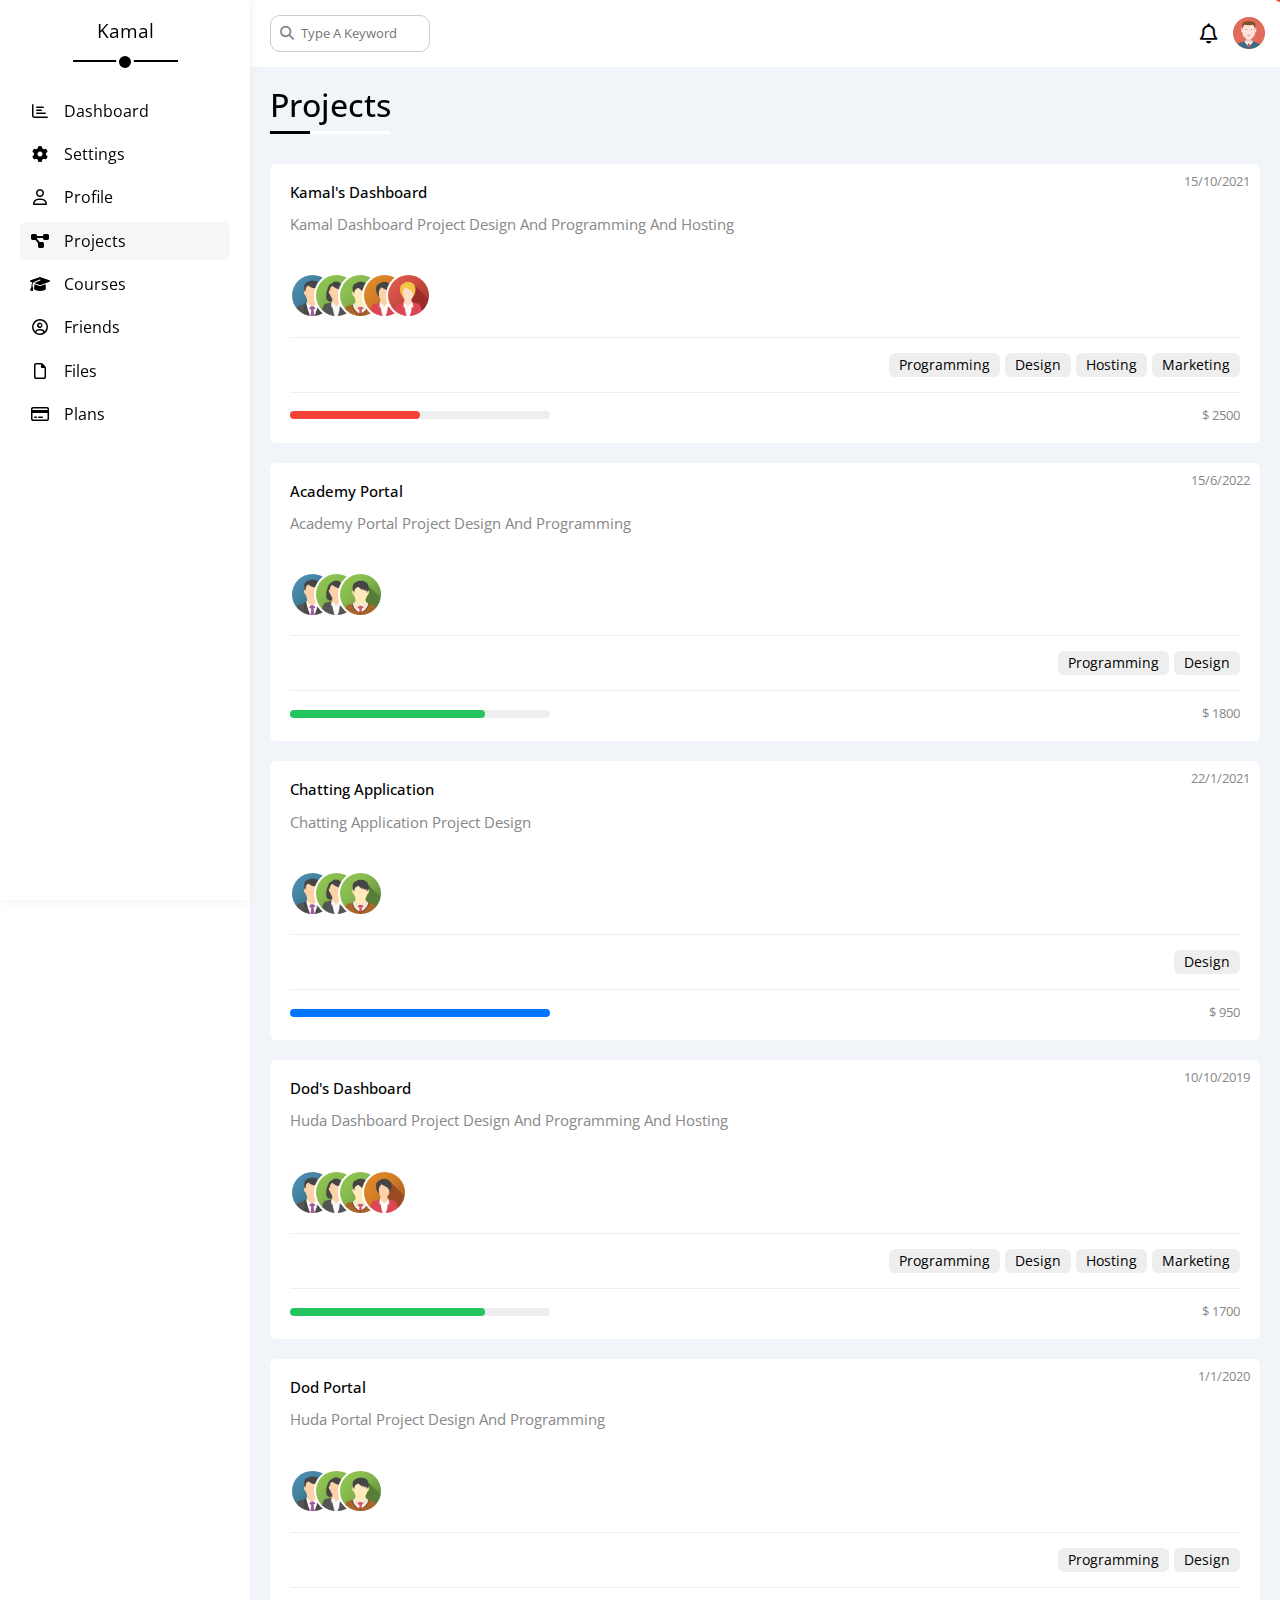
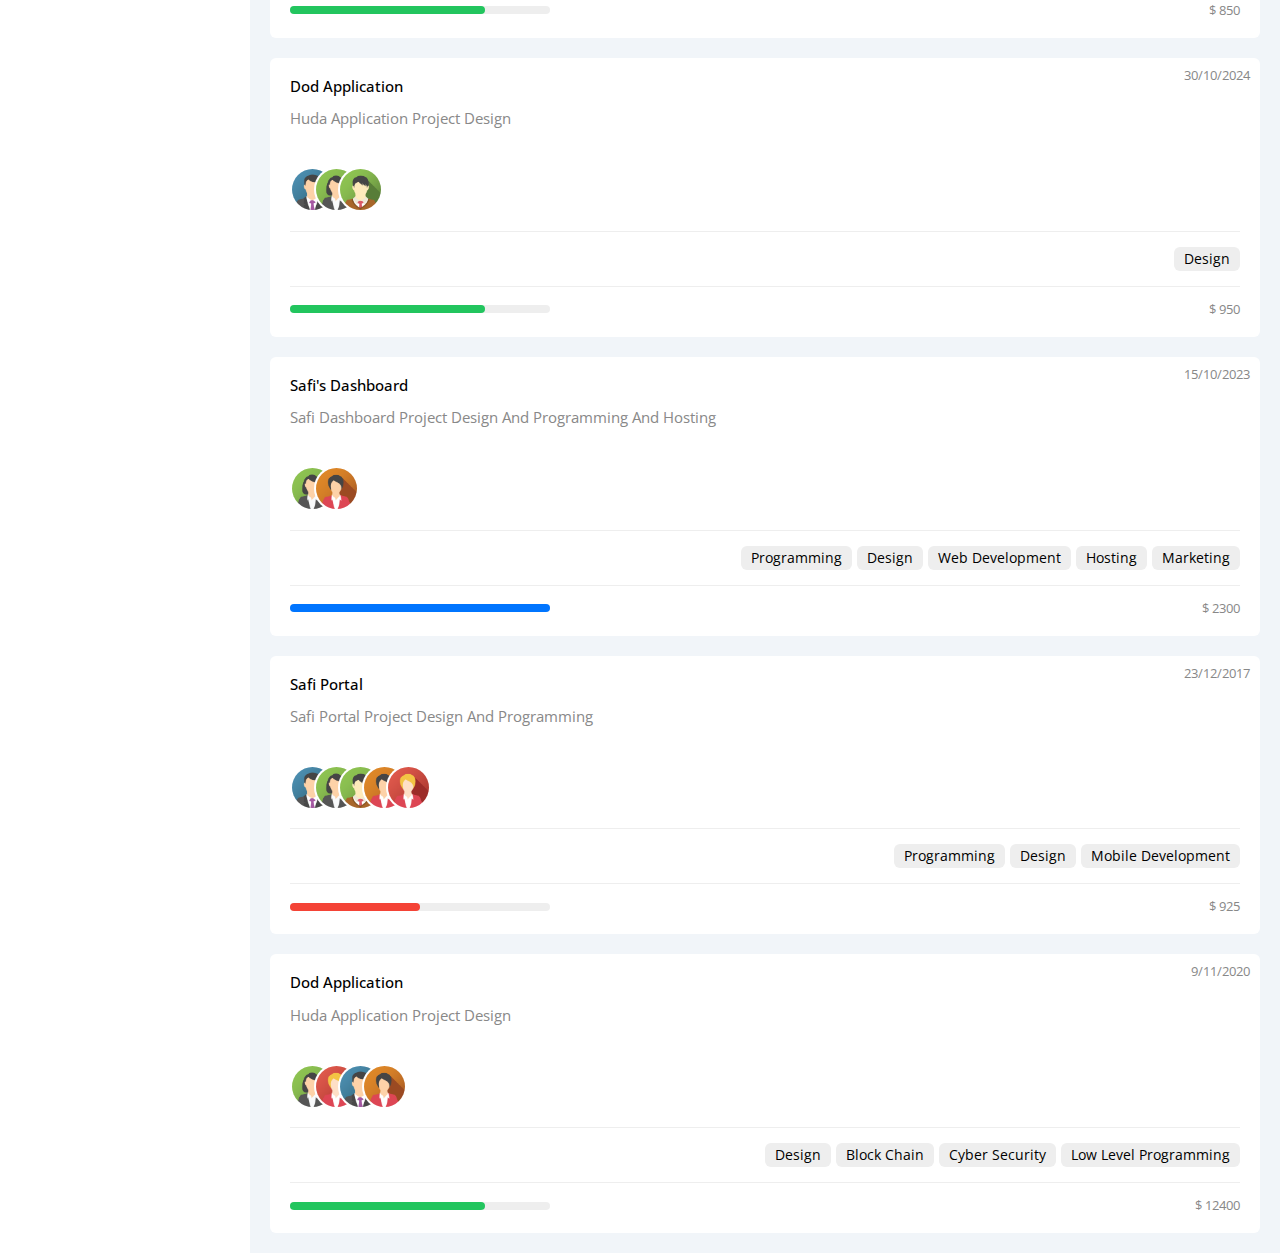
<file: projects.html>
<!DOCTYPE html>
<html lang="en">

<head>
  <meta charset="UTF-8">
  <meta name="viewport" content="width=device-width, initial-scale=1.0">
  <meta name="description" content="Dashboard for monitoring company projects">

  <!-- Render all elemets normally -->
  <link rel="stylesheet" href="css/normalize.css">
  <!-- Font awesome library -->
  <link rel="stylesheet" href="css/all.min.css">
  <!-- style sheets -->
  <link rel="stylesheet" href="css/style.css">
  <!-- frame work -->
  <link rel="stylesheet" href="css/framework.css">
  <title>Projects</title>
</head>

<body>
  <div class="page d-flex">
    <aside>
      <h3 class="mb-14 mb-15 txt-center fw-normal">Kamal</h3>
      <ul unstyle>
        <li>
          <a href="index.html" class="p-10 rad-6">
            <i class="fa-regular fa-chart-bar fa-fw"></i>
            <span>Dashboard</span>
          </a>
        </li>
        <li>
          <a href="settings.html" class="p-10 rad-6">
            <i class="fa-solid fa-gear fa-fw"></i>
            <span>Settings</span>
          </a>
        </li>
        <li>
          <a href="profile.html" class="p-10 rad-6">
            <i class="fa-regular fa-user fa-fw"></i>
            <span>Profile</span>
          </a>
        </li>
        <li class="active">
          <a href="projects.html" class="p-10 rad-6">
            <i class="fa-solid fa-diagram-project fa-fw"></i>
            <span>Projects</span>
          </a>
        </li>
        <li>
          <a href="courses.html" class="p-10 rad-6">
            <i class="fa-solid fa-graduation-cap fa-fw"></i>
            <span>Courses</span>
          </a>
        </li>
        <li>
          <a href="friends.html" class="p-10 rad-6">
            <i class="fa-regular fa-circle-user fa-fw"></i>
            <span>Friends</span>
          </a>
        </li>
        <li>
          <a href="files.html" class="p-10 rad-6">
            <i class="fa-regular fa-file fa-fw"></i>
            <span>Files</span>
          </a>
        </li>
        <li>
          <a href="plans.html" class="p-10 rad-6">
            <i class="fa-regular fa-credit-card fa-fw"></i>
            <span>Plans</span>
          </a>
        </li>
      </ul>
    </aside>
    <main>
      <header class="p-15 d-flex">
        <div class="search p-relative">
          <input class="p-10" type="search" placeholder="Type A Keyword">
        </div>
        <div class="icons d-flex">
          <span class="notification p-realtive">
            <i class="fa-regular fa-bell fa-lg"></i>
          </span>
          <img src="images/header/avatar.png" alt="your profile image">
        </div>
      </header>
      <div class="content p-20">
        <h1 class="p-relative">Projects</h1>
        <div class="projects-wrapper d-grid gap-20">
          <div class="card bg-white rad-6 p-20">
            <span class="start-date fs-13">15/10/2021</span>
            <h3 class="mb-15 fw-500 fs-15">Kamal's Dashboard</h3>
            <p class="c-grey fs-15 pb-20 mb-20">Kamal Dashboard Project Design And Programming And Hosting</p>
            <div class="partenners pb-15 mb-15">
              <img src="images/body/team-01.png" alt="mem1">
              <img src="images/body/team-02.png" alt="mem2">
              <img src="images/body/team-03.png" alt="mem3">
              <img src="images/body/team-04.png" alt="mem4">
              <img src="images/body/team-05.png" alt="mem5">
            </div>
            <div class="tools flex-center pb-15 mb-15">
              <span class="btn-shape">Programming</span>
              <span class="btn-shape">Design</span>
              <span class="btn-shape">Hosting</span>
              <span class="btn-shape">Marketing</span>
            </div>
            <div class="price flex-center flex-btwn">
              <span class="progress low p-relative bg-3e rad-10"></span>
              <span class="c-grey fs-13">$ 2500</span>
            </div>
          </div>
          <div class="card bg-white rad-6 p-20">
            <span class="start-date fs-13">15/6/2022</span>
            <h3 class="mb-15 fw-500 fs-15">Academy Portal</h3>
            <p class="c-grey fs-15 pb-20 mb-20">Academy Portal Project Design And Programming</p>
            <div class="partenners pb-15 mb-15">
              <img src="images/body/team-01.png" alt="mem1">
              <img src="images/body/team-02.png" alt="mem2">
              <img src="images/body/team-03.png" alt="mem3">
            </div>
            <div class="tools flex-center pb-15 mb-15">
              <span class="btn-shape">Programming</span>
              <span class="btn-shape">Design</span>
            </div>
            <div class="price flex-center flex-btwn">
              <span class="progress meduim p-relative bg-3e rad-10"></span>
              <span class="c-grey fs-13">$ 1800</span>
            </div>
          </div>
          <div class="card bg-white rad-6 p-20">
            <span class="start-date fs-13">22/1/2021</span>
            <h3 class="mb-15 fw-500 fs-15">Chatting Application</h3>
            <p class="c-grey fs-15 pb-20 mb-20">Chatting Application Project Design</p>
            <div class="partenners pb-15 mb-15">
              <img src="images/body/team-01.png" alt="mem1">
              <img src="images/body/team-02.png" alt="mem2">
              <img src="images/body/team-03.png" alt="mem3">
            </div>
            <div class="tools flex-center pb-15 mb-15">
              <span class="btn-shape">Design</span>
            </div>
            <div class="price flex-center flex-btwn">
              <span class="progress finished p-relative bg-3e rad-10"></span>
              <span class="c-grey fs-13">$ 950</span>
            </div>
          </div>
          <div class="card bg-white rad-6 p-20">
            <span class="start-date fs-13">10/10/2019</span>
            <h3 class="mb-15 fw-500 fs-15">Dod's Dashboard</h3>
            <p class="c-grey fs-15 pb-20 mb-20">Huda Dashboard Project Design And Programming And Hosting</p>
            <div class="partenners pb-15 mb-15">
              <img src="images/body/team-01.png" alt="mem1">
              <img src="images/body/team-02.png" alt="mem2">
              <img src="images/body/team-03.png" alt="mem3">
              <img src="images/body/team-04.png" alt="mem4">
            </div>
            <div class="tools flex-center pb-15 mb-15">
              <span class="btn-shape">Programming</span>
              <span class="btn-shape">Design</span>
              <span class="btn-shape">Hosting</span>
              <span class="btn-shape">Marketing</span>
            </div>
            <div class="price flex-center flex-btwn">
              <span class="progress meduim p-relative bg-3e rad-10"></span>
              <span class="c-grey fs-13">$ 1700</span>
            </div>
          </div>
          <div class="card bg-white rad-6 p-20">
            <span class="start-date fs-13">1/1/2020</span>
            <h3 class="mb-15 fw-500 fs-15">Dod Portal</h3>
            <p class="c-grey fs-15 pb-20 mb-20">Huda Portal Project Design And Programming</p>
            <div class="partenners pb-15 mb-15">
              <img src="images/body/team-01.png" alt="mem1">
              <img src="images/body/team-02.png" alt="mem2">
              <img src="images/body/team-03.png" alt="mem3">
            </div>
            <div class="tools flex-center pb-15 mb-15">
              <span class="btn-shape">Programming</span>
              <span class="btn-shape">Design</span>
            </div>
            <div class="price flex-center flex-btwn">
              <span class="progress meduim p-relative bg-3e rad-10"></span>
              <span class="c-grey fs-13">$ 850</span>
            </div>
          </div>
          <div class="card bg-white rad-6 p-20">
            <span class="start-date fs-13">30/10/2024</span>
            <h3 class="mb-15 fw-500 fs-15">Dod Application</h3>
            <p class="c-grey fs-15 pb-20 mb-20">Huda Application Project Design</p>
            <div class="partenners pb-15 mb-15">
              <img src="images/body/team-01.png" alt="mem1">
              <img src="images/body/team-02.png" alt="mem2">
              <img src="images/body/team-03.png" alt="mem3">
            </div>
            <div class="tools flex-center pb-15 mb-15">
              <span class="btn-shape">Design</span>
            </div>
            <div class="price flex-center flex-btwn">
              <span class="progress meduim p-relative bg-3e rad-10"></span>
              <span class="c-grey fs-13">$ 950</span>
            </div>
          </div>
          <div class="card bg-white rad-6 p-20">
            <span class="start-date fs-13">15/10/2023</span>
            <h3 class="mb-15 fw-500 fs-15">Safi's Dashboard</h3>
            <p class="c-grey fs-15 pb-20 mb-20">Safi Dashboard Project Design And Programming And Hosting</p>
            <div class="partenners pb-15 mb-15">
              <img src="images/body/team-02.png" alt="mem2">
              <img src="images/body/team-04.png" alt="mem4">
            </div>
            <div class="tools flex-center pb-15 mb-15">
              <span class="btn-shape">Programming</span>
              <span class="btn-shape">Design</span>
              <span class="btn-shape">Web Development</span>
              <span class="btn-shape">Hosting</span>
              <span class="btn-shape">Marketing</span>
            </div>
            <div class="price flex-center flex-btwn">
              <span class="progress finished p-relative bg-3e rad-10"></span>
              <span class="c-grey fs-13">$ 2300</span>
            </div>
          </div>
          <div class="card bg-white rad-6 p-20">
            <span class="start-date fs-13">23/12/2017</span>
            <h3 class="mb-15 fw-500 fs-15">Safi Portal</h3>
            <p class="c-grey fs-15 pb-20 mb-20">Safi Portal Project Design And Programming</p>
            <div class="partenners pb-15 mb-15">
              <img src="images/body/team-01.png" alt="mem1">
              <img src="images/body/team-02.png" alt="mem2">
              <img src="images/body/team-03.png" alt="mem3">
              <img src="images/body/team-04.png" alt="mem4">
              <img src="images/body/team-05.png" alt="mem5">
            </div>
            <div class="tools flex-center pb-15 mb-15">
              <span class="btn-shape">Programming</span>
              <span class="btn-shape">Design</span>
              <span class="btn-shape">Mobile Development</span>
            </div>
            <div class="price flex-center flex-btwn">
              <span class="progress low p-relative bg-3e rad-10"></span>
              <span class="c-grey fs-13">$ 925</span>
            </div>
          </div>
          <div class="card bg-white rad-6 p-20">
            <span class="start-date fs-13">9/11/2020</span>
            <h3 class="mb-15 fw-500 fs-15">Dod Application</h3>
            <p class="c-grey fs-15 pb-20 mb-20">Huda Application Project Design</p>
            <div class="partenners pb-15 mb-15">
              <img src="images/body/team-02.png" alt="mem2">
              <img src="images/body/team-05.png" alt="mem5">
              <img src="images/body/team-01.png" alt="mem1">
              <img src="images/body/team-04.png" alt="mem4">
            </div>
            <div class="tools flex-center pb-15 mb-15">
              <span class="btn-shape">Design</span>
              <span class="btn-shape">Block Chain</span>
              <span class="btn-shape">Cyber Security</span>
              <span class="btn-shape">Low Level Programming</span>
            </div>
            <div class="price flex-center flex-btwn">
              <span class="progress meduim p-relative bg-3e rad-10"></span>
              <span class="c-grey fs-13">$ 12400</span>
            </div>
          </div>
        </div>
      </div>
    </main>
  </div>
</body>

</html>
</file>
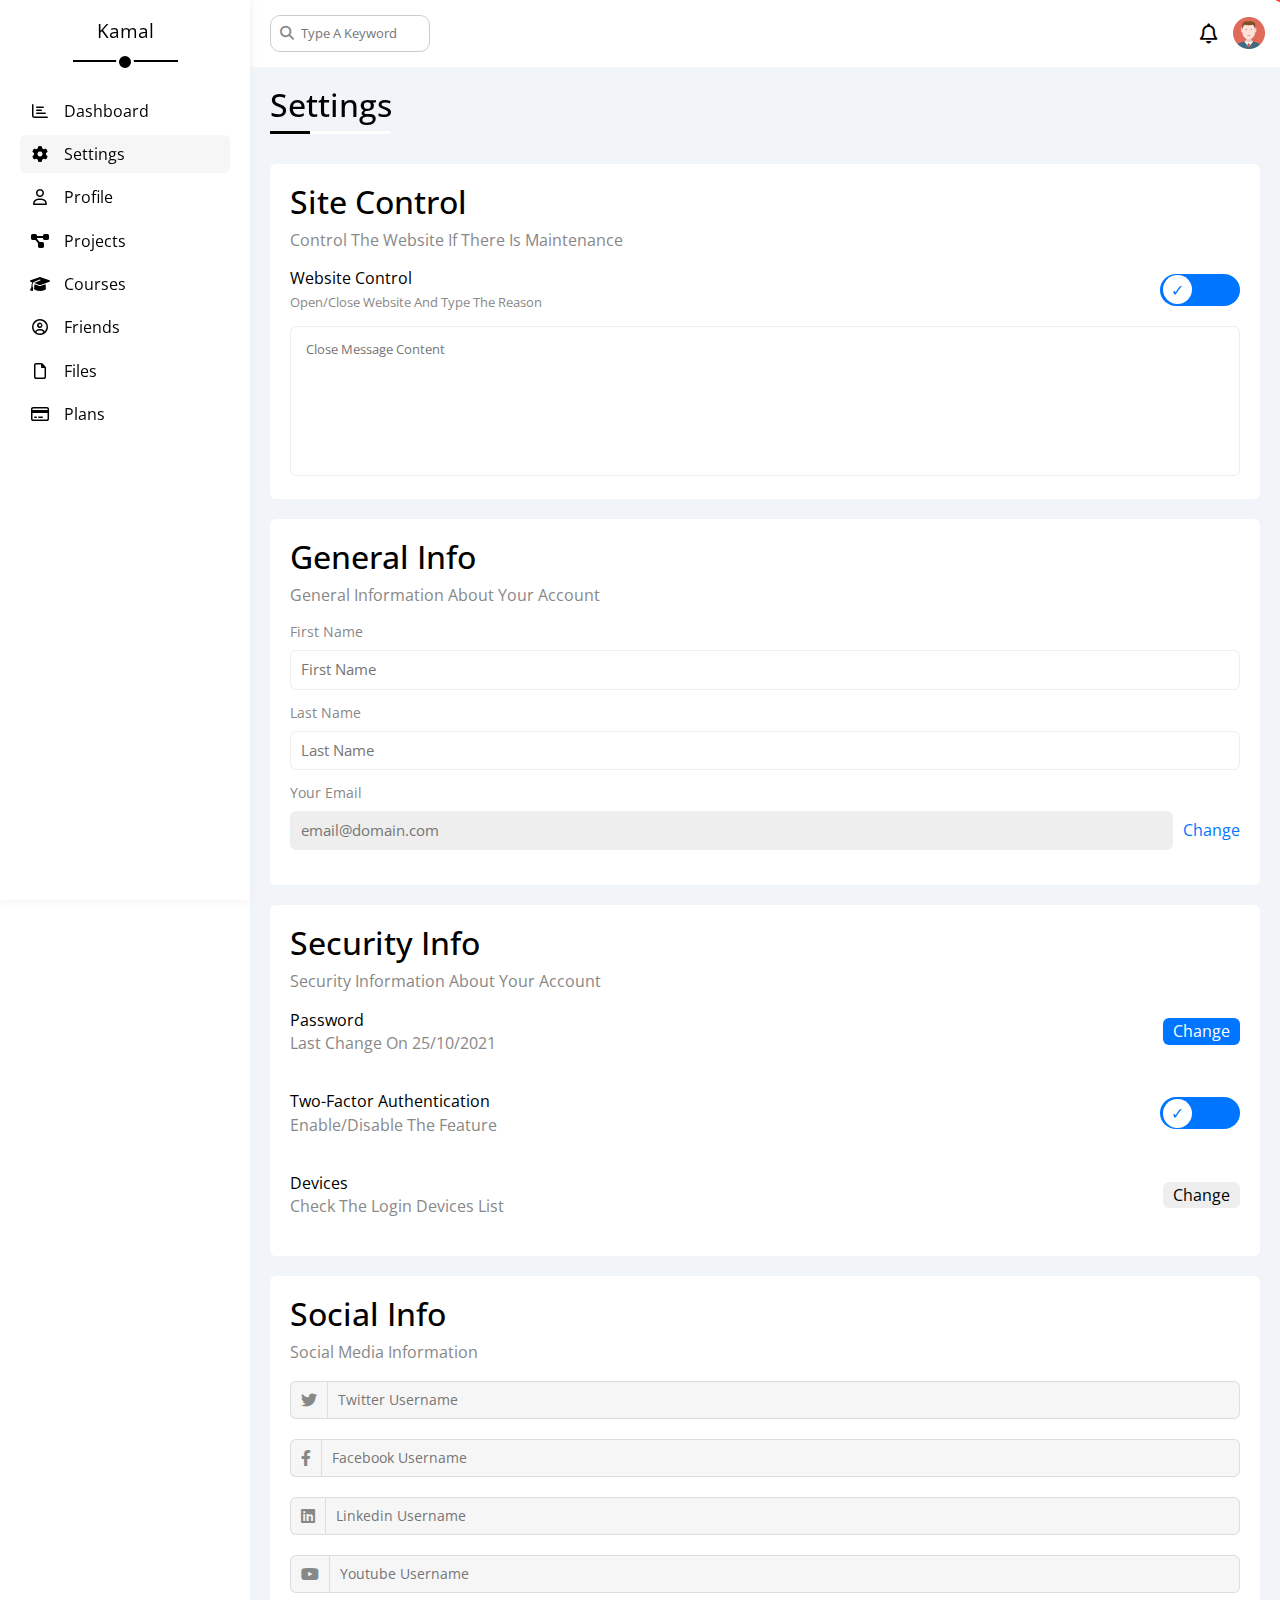
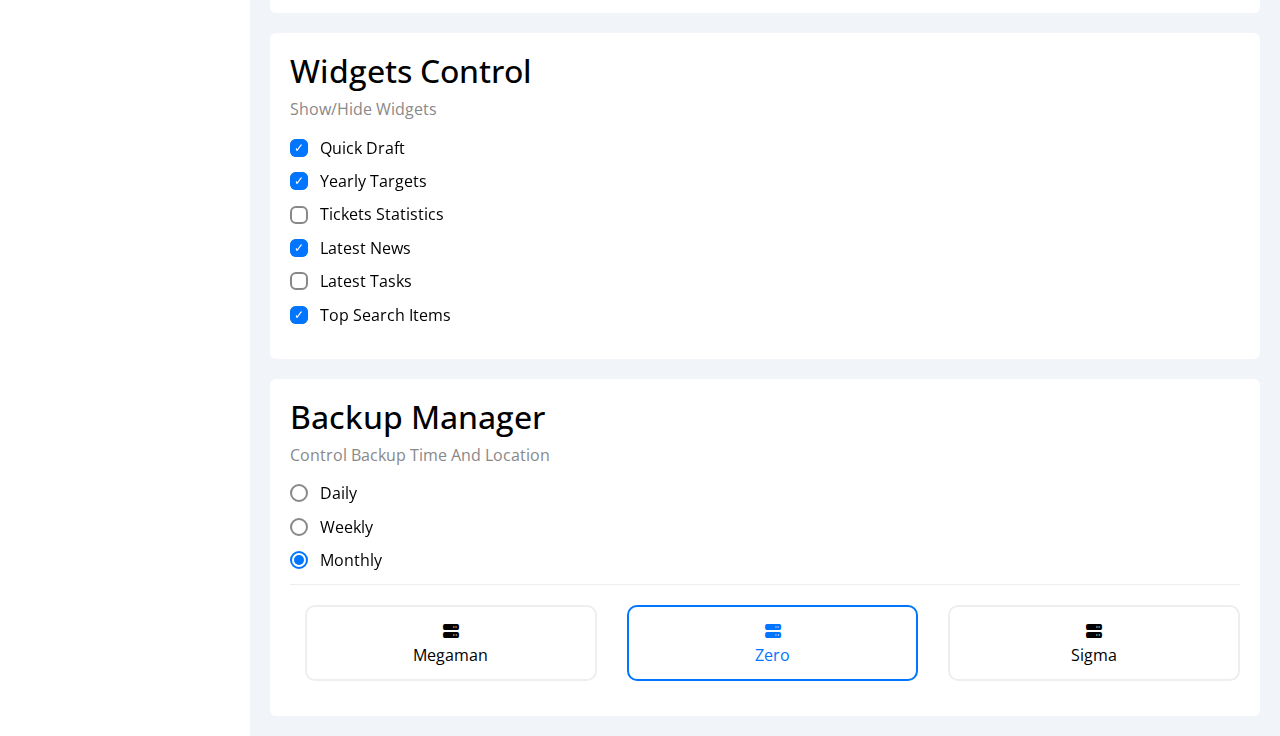
<file: settings.html>
<!DOCTYPE html>
<html lang="en">

<head>
  <meta charset="UTF-8">
  <meta name="viewport" content="width=device-width, initial-scale=1.0">
  <meta name="description" content="Dashboard for monitoring company projects">

  <!-- Render all elemets normally -->
  <link rel="stylesheet" href="css/normalize.css">
  <!-- Font awesome library -->
  <link rel="stylesheet" href="css/all.min.css">
  <!-- style sheets -->
  <link rel="stylesheet" href="css/style.css">
  <!-- frame work -->
  <link rel="stylesheet" href="css/framework.css">
  <title>Settings</title>
</head>

<body>
  <div class="page d-flex">
    <aside>
      <h3 class="mb-14 mb-15 txt-center fw-normal">Kamal</h3>
      <ul unstyle>
        <li>
          <a href="index.html" class="p-10 rad-6">
            <i class="fa-regular fa-chart-bar fa-fw"></i>
            <span>Dashboard</span>
          </a>
        </li>
        <li class="active">
          <a href="settings.html" class="p-10 rad-6">
            <i class="fa-solid fa-gear fa-fw"></i>
            <span>Settings</span>
          </a>
        </li>
        <li>
          <a href="profile.html" class="p-10 rad-6">
            <i class="fa-regular fa-user fa-fw"></i>
            <span>Profile</span>
          </a>
        </li>
        <li>
          <a href="projects.html" class="p-10 rad-6">
            <i class="fa-solid fa-diagram-project fa-fw"></i>
            <span>Projects</span>
          </a>
        </li>
        <li>
          <a href="courses.html" class="p-10 rad-6">
            <i class="fa-solid fa-graduation-cap fa-fw"></i>
            <span>Courses</span>
          </a>
        </li>
        <li>
          <a href="friends.html" class="p-10 rad-6">
            <i class="fa-regular fa-circle-user fa-fw"></i>
            <span>Friends</span>
          </a>
        </li>
        <li>
          <a href="files.html" class="p-10 rad-6">
            <i class="fa-regular fa-file fa-fw"></i>
            <span>Files</span>
          </a>
        </li>
        <li>
          <a href="plans.html" class="p-10 rad-6">
            <i class="fa-regular fa-credit-card fa-fw"></i>
            <span>Plans</span>
          </a>
        </li>
      </ul>
    </aside>
    <main>
      <header class="p-15 d-flex">
        <div class="search p-relative">
          <input class="p-10" type="search" placeholder="Type A Keyword">
        </div>
        <div class="icons d-flex">
          <span class="notification p-realtive">
            <i class="fa-regular fa-bell fa-lg"></i>
          </span>
          <img src="images/header/avatar.png" alt="your profile image">
        </div>
      </header>
      <div class="content p-20">
        <h1 class="p-relative">Settings</h1>
        <div class="settings-wrapper d-grid gap-20">
          <div class="control bg-white rad-6 p-20">
            <h1 class="fw-500 mt-0 mb-10">Site Control</h1>
            <span class="c-grey">Control The Website If There Is Maintenance</span>
            <div class="ctrl-page flex-center flex-btwn mt-20 mb-15">
              <div class="desc">
                <span class="d-block fw-normal mb-5">Website Control</span>
                <span class="fs-13 c-grey">Open/Close Website And Type The Reason</span>
              </div>
              <div class="toggle-button">
                <input type="checkbox" id="check1" class="toggle">
                <label for="check1" class="flex-center"></label>
              </div>
            </div>
            <textarea placeholder="Close Message Content" class="fs-13 rad-6 p-15 w-full"></textarea>
          </div>
          <div class="general-info bg-white rad-6 p-20">
            <h1 class="fw-500 mt-0 mb-10">General Info</h1>
            <span class="c-grey">General Information About Your Account</span>
            <form action="get" class="mt-20">
              <div class="mb-15">
                <label for="fname" class="d-block fs-14 c-grey mb-10">First Name</label>
                <input type="text" class="rad-6 fs-15 w-full p-10" name="fname" id="fname" placeholder="First Name">
              </div>
              <div class="mb-15">
                <label for="lname" class="d-block fs-14 c-grey mb-10">Last Name</label>
                <input type="text" class="rad-6 fs-15 w-full p-10" name="lname" id="lname" placeholder="Last Name">
              </div>
              <div class="mb-15">
                <label for="lname" class="d-block fs-14 c-grey mb-10">Your Email</label>
                <div class="flex-center">
                  <input disabled type="email" class="rad-6 fs-15 p-10 flex-1" name="lname" id="lname"
                    placeholder="email@domain.com">
                  <input type="submit" value="Change" class="c-blue bg-white w-fit">
                </div>
              </div>
            </form>
          </div>
          <div class="security-info bg-white rad-6 p-20">
            <h1 class="fw-500 mt-0 mb-10">Security Info</h1>
            <span class="c-grey">Security Information About Your Account</span>
            <div class="flex-center flex-btwn mt-20 mb-20 pb-20">
              <div>
                <span class="d-block mb-5">Password</span>
                <span class="f-13 c-grey">Last Change On 25/10/2021</span>
              </div>
              <a href="#" class="bg-blue btn-shape c-white rad-6">Change</a>
            </div>
            <div class="flex-center flex-btwn mt-20 mb-20 pb-20">
              <div>
                <span class="d-block mb-5">Two-Factor Authentication</span>
                <span class="f-13 c-grey">Enable/Disable The Feature</span>
              </div>
              <div class="toggle-button">
                <input type="checkbox" id="check2" class="toggle">
                <label for="check2" class="flex-center"></label>
              </div>
            </div>
            <div class="flex-center flex-btwn mt-20 mb-20">
              <div>
                <span class="d-block mb-5">Devices</span>
                <span class="f-13 c-grey">Check The Login Devices List</span>
              </div>
              <a href="#" class="bg-3e btn-shape rad-6 c-black">Change</a>
            </div>
          </div>
          <div class="social-info bg-white rad-6 p-20">
            <h1 class="fw-500 mt-0 mb-10">Social Info</h1>
            <span class="c-grey">Social Media Information</span>
            <div class="flex-center mt-20">
              <i class="fa-brands fa-twitter c-grey flex-center p-10"></i>
              <input class="w-full fs-14" type="text" placeholder="Twitter Username">
            </div>
            <div class="flex-center mt-20">
              <i class="fa-brands fa-facebook-f c-grey flex-center p-10"></i>
              <input class="w-full fs-14" type="text" placeholder="Facebook Username">
            </div>
            <div class="flex-center mt-20">
              <i class="fa-brands fa-linkedin c-grey flex-center p-10"></i>
              <input class="w-full fs-14" type="text" placeholder="Linkedin Username">
            </div>
            <div class="flex-center mt-20">
              <i class="fa-brands fa-youtube flex-center c-grey p-10"></i>
              <input class="w-full fs-14" type="text" placeholder="Youtube Username">
            </div>
          </div>
          <div class="widgetes-control bg-white rad-6 p-20">
            <h1 class="fw-500 mt-0 mb-10">Widgets Control</h1>
            <span class="c-grey">Show/Hide Widgets</span>
            <div class="options mt-20">
              <div class="option mb-15 d-flex">
                <input checked type="checkbox" name="draft" id="draft">
                <label for="draft">Quick Draft</label>
              </div>
              <div class="option mb-15 d-flex">
                <input checked type="checkbox" name="targets" id="targets">
                <label for="targets">Yearly Targets</label>
              </div>
              <div class="option mb-15 d-flex">
                <input type="checkbox" name="stats" id="stats">
                <label for="stats">Tickets Statistics</label>
              </div>
              <div class="option mb-15 d-flex">
                <input checked type="checkbox" name="news" id="news">
                <label for="news">Latest News</label>
              </div>
              <div class="option mb-15 d-flex">
                <input type="checkbox" name="tasks" id="tasks">
                <label for="tasks">Latest Tasks</label>
              </div>
              <div class="option mb-15 d-flex">
                <input checked type="checkbox" name="search-items" id="search-items">
                <label for="search-items">Top Search Items</label>
              </div>
            </div>
          </div>
          <div class="backup-manager bg-white rad-6 p-20">
            <h1 class="fw-500 mt-0 mb-10">Backup Manager</h1>
            <span class="c-grey">Control Backup Time And Location</span>
            <div class="options mt-20">
              <div class="option mb-15 d-flex">
                <input checked type="radio" name="plan" id="daily">
                <label for="daily">Daily</label>
              </div>
              <div class="option mb-15 d-flex">
                <input type="radio" name="plan" id="weekly">
                <label for="weekly">Weekly</label>
              </div>
              <div class="option mb-15 d-flex">
                <input checked type="radio" name="plan" id="monthly">
                <label for="monthly">Monthly</label>
              </div>
            </div>
            <div class="mng-opts flex-center mt-20 mb-15 txt-center">
              <input type="radio" name="server-type" id="megaman">
              <div class="server flex-1 rad-10" >
                <label for="megaman" class="p-15 d-block">
                  <i class="fa-solid fa-server"></i>
                  <span class="d-block mt-5">Megaman</span>
                </label>
              </div>
              <input checked type="radio" name="server-type" id="zero">
              <div class="server flex-1 rad-10">
                <label for="zero" class="p-15 d-block">
                  <i class="fa-solid fa-server"></i>
                  <span class="d-block mt-5">Zero</span>
                </label>
              </div>
              <input type="radio" name="server-type" id="sigma">
              <div class="server flex-1 rad-10">
                <label for="sigma" class="p-15 d-block">
                  <i class="fa-solid fa-server"></i>
                  <span class="d-block mt-5">Sigma</span>
                </label>
              </div>
            </div>
          </div>
        </div>
      </div>
    </main>
  </div>
</body>

</html>
</file>
<file: css/style.css>
/* #region sidebar */
.page aside {
  align-self: start;

  position: sticky;
  top: 0;

  width: 64px;
  padding: 20px 10px 10px;
  min-height: 100dvh;
  box-shadow: 0 0 10px #eee;
}

.page aside h3 {
  position: relative;
}

.page aside a {
  display: block;
  text-decoration: none;
  color: black;
  margin-bottom: 5px;
  transition: 0.3s;
}

.page aside li.active a {
  background-color: #f6f6f6;
}

.page aside li:hover a {
  background-color: #f6f6f6;
}

@media (max-width: 991px) {
  .page aside h3 {
    font-size: 15px;
  }

  .page aside a span {
    display: none;
  }
}

@media (min-width: 992px) {
  .page aside {
    width: 250px;
    padding: 20px;
  }

  .page aside h3 {
    margin-bottom: 50px;
  }

  .page aside h3::before,
  .page aside h3::after {
    content: "";
    position: absolute;
    background-color: black;
  }

  .page aside h3::before {
    width: 50%;
    height: 2px;
    left: 25%;
    bottom: -20px;
  }

  .page aside h3::after {
    width: 12px;
    height: 12px;
    left: 50%;
    border: 3px solid white;
    bottom: -29px;
    transform: translateX(-50%);
    border-radius: 50%;
  }

  .page aside a i {
    margin-right: 10px;
  }
}

/* #endregion */

/* #region main > header */
.page main {
  flex: 1;
}

.page main header {
  align-items: center;
  justify-content: space-between;
}

.page main header .search::before {
  content: "\f002";
  font-family: "Font Awesome 6 Free";
  font-weight: 900;

  position: absolute;
  top: 50%;
  transform: translateY(-50%);
  left: 15px;

  font-size: 14px;
  color: var(--grey-color);
}

.page main header .search input {
  font-size: 13px;
  ;

  width: 160px;
  margin-left: 5px;
  padding-left: 30px;
  border-radius: 10px;
  border: 1px solid #ccc;

  transition: width 0.3s;
}

.page main header .search input::placeholder {
  opacity: 1;
  transition: 0.5s;
}

.page main header .search input:focus::placeholder {
  opacity: 0;
}

.page main header .search input:focus {
  outline: none;
  width: 200px;
}

.page main header .icons {
  align-items: center;
}

.page main header .icons span::before {
  content: "";
  position: absolute;
  width: 10px;
  height: 10px;
  background-color: var(--red-color);
  border-radius: 50%;
  top: -8px;
  right: -5px;
}

.page main header .icons img {
  width: 32px;
  margin-left: 15px;
}

/* #endregion */

/* #region main page */
.page main .content {
  background-color: #f1f5f9;
}

.page main .content>h1 {
  font-weight: 500;
  margin: 0 0 40px;
}

.page main .content>h1::before,
.page main .content>h1::after {
  content: "";
  position: absolute;
  bottom: -10px;
  left: 0;
  height: 3px;
}

.page main .content>h1::before {
  width: 120px;
  background-color: white;
}

.page main .content>h1:after {
  width: 40px;
  background-color: black;
}

.page main .content .wrapper {
  grid-template-columns: repeat(auto-fill, minmax(450px, 1fr));
}

/* #region welcome */
.page main .content .wrapper .welcome .intro {
  justify-content: space-between;
  background-color: #eee;
}

.page main .content .wrapper .welcome>img {
  width: 64px;
  border: 2px solid white;
  box-shadow: 0 0 5px #ddd;
  margin-top: -32px;
  margin-left: 16px;
  border-radius: 50%;
}

.page main .content .wrapper .welcome .text p {
  margin-top: 5px;
  margin-bottom: 15px;
  color: var(--grey-color);
}

.page main .content .wrapper .welcome .image {
  width: 200px;
  margin-bottom: -10px;
}

.page main .content .wrapper .welcome .image img {
  max-width: 100%;
}

.page main .content .wrapper .welcome .text-content {
  margin: 20px 0;
  border-top: 1px solid #eee;
  border-bottom: 1px solid #eee;
}

.page main .content .wrapper .welcome .text-content p {
  flex: 1;
  text-align: center;
}

.page main .content .wrapper .welcome a {
  text-decoration: none;
  margin: 0 15px 15px auto;
}

/* #endregion */
/* #region draft */
.page main .content .wrapper .draft form input[type="text"],
.page main .content .wrapper .draft form textarea {
  outline: none;
}

.page main .content .wrapper .draft form textarea {
  height: 200px;
  resize: none;
}

.page main .content .wrapper .draft form input[type="text"]::placeholder,
.page main .content .wrapper .draft form textarea::placeholder {
  opacity: 1;
  transition: opacity 0.5s;
}

.page main .content .wrapper .draft form input[type="text"]:focus::placeholder,
.page main .content .wrapper .draft form textarea:focus::placeholder {
  opacity: 0;
}

.page main .content .wrapper .draft form input[type="submit"] {
  margin-left: auto;
}

/* #endregion */
/* #region targets */
.page main .content .wrapper .targets .symbol {
  width: 80px;
  height: 80px;
  margin-right: 10px;

  justify-content: center;
}

.page main .content .wrapper .targets .money .symbol {
  background-color: rgb(0 117 255 / 20%);
}

.page main .content .wrapper .targets .projects .symbol {
  background-color: rgb(245 158 11 / 20%);
}

.page main .content .wrapper .targets .team .symbol {
  background-color: rgb(34 197 94 / 20%);
}

.page main .content .wrapper .targets .progress {
  height: 4px;
}

.page main .content .wrapper .targets .progress::before {
  content: attr(percentage);
  position: absolute;
  top: -30px;

  padding: 2px 5px;
  color: white;
  font-size: 14px;
  border-radius: 6px;
}

.page main .content .wrapper .targets .progress::after {
  top: -10px;
  content: "";
  position: absolute;
  border: 6px solid transparent;
}

.page main .content .wrapper .targets .money .progress {
  background-image: linear-gradient(to right, var(--blue-color) 80%, rgb(0 117 255 / 20%) 80%);
}

.page main .content .wrapper .targets .money .progress::before,
.page main .content .wrapper .targets .money .progress::after {
  left: 80%;
  transform: translateX(-50%);
}

.page main .content .wrapper .targets .money .progress::before {
  background-color: var(--blue-color);
}

.page main .content .wrapper .targets .money .progress::after {
  border-top-color: var(--blue-color);
}

.page main .content .wrapper .targets .projects .progress {
  background-image: linear-gradient(to right, var(--orange-color) 55%, rgb(245 158 11 / 20%) 55%);
}

.page main .content .wrapper .targets .projects .progress::before,
.page main .content .wrapper .targets .projects .progress::after {
  left: 55%;
  transform: translateX(-50%);
}

.page main .content .wrapper .targets .projects .progress::before {
  background-color: var(--orange-color);
}

.page main .content .wrapper .targets .projects .progress::after {
  border-top-color: var(--orange-color);
}

.page main .content .wrapper .targets .team .progress {
  background-image: linear-gradient(to right, var(--green-color) 75%, rgb(34 197 94 / 20%) 75%);
}

.page main .content .wrapper .targets .team .progress::before,
.page main .content .wrapper .targets .team .progress::after {
  left: 75%;
  transform: translateX(-50%);
}

.page main .content .wrapper .targets .team .progress::before {
  background-color: var(--green-color);
}

.page main .content .wrapper .targets .team .progress::after {
  border-top-color: var(--green-color);
}

/* #endregion */
/* #region statistics */
.page main .content .wrapper .statistics .ticket-stats div {
  flex-basis: calc(50% - 10px);
  border: 1px solid #eee;
}

@media (max-width: 767px) {
  .page main .content .wrapper .statistics .ticket-stats div {
    flex-basis: 100%;
  }
}

/* #endregion */
/* #region news */
.page main .content .wrapper .news li .info div {
  max-width: 200px;
}

.page main .content .wrapper .news li .info img {
  width: 100px;
  margin-right: 10px;
}

.page main .content .wrapper .news li:not(:last-child) {
  border-bottom: 1px solid #eee;
}

@media (max-width: 767px) {
  .page main .content .wrapper .news li {
    flex-direction: column;
  }

  .page main .content .wrapper .news li .info {
    flex-direction: column;
    text-align: center;
  }

  .page main .content .wrapper .news li .info img {
    margin: 0 0 10px;
  }

  .page main .content .wrapper .news li .info div {
    margin-bottom: 10px;
  }
}

/* #endregion */
/* #region  tasks */
.tasks li.completed  {
  opacity: 0.3;
}

.tasks li:not(.completed) .remove:hover {
  color: var(--red-color);
  cursor: pointer;
}

.tasks li:not(:last-child) {
  border-bottom: 1px solid #eee;
}

.tasks li.completed span {
  text-decoration: line-through;
}
/* #endregion */
/* #region uploads */
.page main .content .wrapper .uploads li:not(:last-child) {
  border-bottom: 1px solid #eee;
}

.page main .content .wrapper .uploads .info img {
  width: 40px;
}

.page main .content .wrapper .uploads .info div {
  margin-left: 10px;
}

/* #endregion */
/* #region proj-porgess */
.proj-progress li {
  margin-top: 25px;
}

.proj-progress li span {
  width: 20px;
  height: 20px;
  margin-right: 15px;
  border: 2px solid white;
  outline: 1px solid var(--blue-color);
}

.proj-progress li:not(:last-child) span::after {
  content: "";
  position: absolute;
  top: 18px;
  left: 50%;
  transform: translateX(-50%);

  height: 25px;
  width: 2px;
  background-color: var(--blue-color);
}

.proj-progress li span.special {
  animation: flashing 2s infinite;
}

@keyframes flashing {
  50% {
    background-color: white;
  }

  100% {
    background-color: var(--blue-color);
  }
}

.proj-progress img {
  position: absolute;
  bottom: 0;
  right: 0;
  width: 160px;
  opacity: 0.2;
}

/* #endregion */
/* #region reminders */
.reminders li>span {
  width: 15px;
  height: 15px;
  margin-right: 15px;
}

.reminders li>div {
  padding-left: 20px;
  border-left-width: 2px;
  border-left-style: solid;
}

.reminders li>div.blue {
  border-left-color: var(--blue-color);
}

.reminders li>div.green {
  border-left-color: var(--green-color);
}

.reminders li>div.orange {
  border-left-color: var(--orange-color);
}

.reminders li>div.red {
  border-left-color: var(--red-color);
}

/* #endregion */
/* #region latest post */
.latest-post .owner img {
  width: 45px;
  margin-right: 15px;
}

.latest-post p {
  line-height: 1.8;
  border-top: 1px solid #eee;
}

.latest-post .reacts {
  border-top: 1px solid #eee;
}

.latest-post .reacts .likes::before {
  content: "\f004";
  font-family: "Font Awesome 5 Free";
  margin-right: 5px;
}

.latest-post:hover .reacts .likes {
  color: red;
}

.latest-post .reacts .comments::before {
  content: "\f086";
  font-family: "Font Awesome 5 Free";
  margin-right: 5px;
}

.latest-post:hover .reacts .comments {
  color: var(--blue-color);
}

/* #endregion */
/* #region social media */
.social-media-stats li i {
  width: 52px;
  justify-content: center;
}

.social-media-stats li i:hover {
  transform: rotate(5deg);
}

.social-media-stats .btn {
  cursor: pointer;
}

.social-media-stats .twitter i,
.social-media-stats .twitter .btn {
  background-color: rgb(29 161 242);
}

.social-media-stats .twitter .info {
  color: rgb(29 161 242);
}

.social-media-stats .twitter>div {
  background-color: rgb(29 161 242 / 20%);
}

.social-media-stats div:hover .btn {
  transform: scale(1.1);
}

.social-media-stats .facebook i,
.social-media-stats .facebook .btn {
  background-color: rgb(24 119 242);
}

.social-media-stats .facebook .info {
  color: rgb(29 161 242);
}

.social-media-stats .facebook>div {
  background-color: rgb(24 119 242 / 20%);
}

.social-media-stats .youtube i,
.social-media-stats .youtube .btn {
  background-color: red;
}

.social-media-stats .youtube .info {
  color: red;
}

.social-media-stats .youtube>div {
  background-color: rgb(255 0 0 / 20%);
}

.social-media-stats .linkedin i,
.social-media-stats .linkedin .btn {
  background-color: rgb(10, 102, 194);
}

.social-media-stats .linkedin .info {
  color: rgb(10, 102, 194);
}

.social-media-stats .linkedin>div {
  background-color: rgb(10 102 194 / 20%);
}

/* #endregion */
/* #region projects */
.projects {
  grid-column: 1/-1;
}

.projects .responsive-table {
  overflow: auto;
}

.projects table {
  min-width: 1000px;
  border-spacing: 0;
}

.projects table th {
  padding: 15px;
  font-weight: 500;
  text-align: left;
  background-color: #eee;
}

.projects table tbody tr {
  transition: 0.5s;
}

.projects table tbody tr:hover {
  background-color: #faf7f7;
}

.projects table td {
  border-left: 1px solid #eee;
  border-bottom: 1px solid #eee;
  padding: 20px;
}

.projects img {
  position: relative;
  width: 34px;
  border-radius: 50%;
  border: 2px solid white;
}

.projects img:hover {
  z-index: 100;
}

.projects img:not(:first-child) {
  margin-left: -20px;
}

/* #endregion */
/* #endregion */

/* #region settings page */
.page main .content .settings-wrapper {
  grid-template-columns: repeat(auto-fill, minmax(500px, 1fr));
}

.control textarea {
  resize: none;
  outline: none;
  min-height: 150px;
  border: 1px solid #eee;
}

.general-info input {
  outline: none;
  border: 1px solid #eee;
}

.general-info input[type="submit"] {
  border: none;
  border: none;
  cursor: pointer;
  margin-left: 10px;
}

.general-info input:disabled {
  cursor: no-drop;
  background-color: #eee;
}

.security-info a {
  text-decoration: none;
}

.social-info i {
  align-self: stretch;
  border: 1px solid #ddd;
  border-right: none;
  background-color: #f6f6f6;
  border-radius: 6px 0 0 6px;
}

.social-info input {
  padding: 10px;
  border: 1px solid #ddd;
  outline: none;
  background-color: #f6f6f6;
  border-radius: 0 6px 6px 0;
}

.social-info>div:focus-within i {
  color: black;
}

.widgetes-control .option label {
  padding-left: 30px;

  display: flex;
  align-items: center;
}

.widgetes-control .option label:hover::before {
  border-color: var(--blue-color);
}

.widgetes-control input[type="checkbox"] {
  --webkit-apperance: none;
  appearance: none;
}

.widgetes-control input[type="checkbox"]+label {
  position: relative;
}

.widgetes-control input[type="checkbox"]+label::before,
.widgetes-control input[type="checkbox"]+label::after {
  width: 14px;
  height: 14px;

  position: absolute;
  left: 0;
  top: 50%;
  margin-top: -9px;
  border-radius: 6px;
}

.widgetes-control input[type="checkbox"]+label::before {
  content: "";
  border: 2px solid var(--grey-color);
}

.widgetes-control input[type="checkbox"]+label::after {
  content: "\2713";
  width: 18px;
  height: 18px;

  display: flex;
  align-items: center;
  justify-content: center;

  color: white;
  font-size: 12px;
  background-color: var(--blue-color);
  transform: scale(0) rotate(360deg);
  transition: 0.3s;
}

.widgetes-control input[type="checkbox"]:checked+label::after {
  transform: scale(1);
}

.backup-manager .options {
  border-bottom: 1px solid #eee;
}

.backup-manager input[type="radio"] {
  --webkit-appearnace: none;
  appearance: none;
}

.backup-manager .options input[type="radio"]+label {
  position: relative;
  padding-left: 30px;

  display: flex;
  align-items: center;
}

.backup-manager .options input[type="radio"]+label::before,
.backup-manager .options input[type="radio"]+label::after {
  width: 14px;
  height: 14px;

  position: absolute;
  left: 0;
  top: 50%;
  margin-top: -9px;
  border-radius: 50%;
}

.backup-manager .options input[type="radio"]+label::before {
  content: "";
  border: 2px solid var(--grey-color);
}

.backup-manager .options input[type="radio"]+label::after {
  content: "";
  width: 10px;
  height: 10px;
  left: 4px;
  margin-top: -5px;

  display: flex;
  align-items: center;
  justify-content: center;

  color: white;
  background-color: var(--blue-color);

  transform: scale(0) rotate(360deg);
  transition: 0.3s;
}

.backup-manager .options input[type="radio"]:checked+label::before {
  border-color: var(--blue-color);
}

.backup-manager .options input[type="radio"]:checked+label::after {
  transform: scale(1);
}

.backup-manager .mng-opts {
  gap: 15px;
}

.backup-manager .mng-opts input[type="radio"]+div {
  border: 2px solid #eee;
}

.backup-manager .mng-opts input[type="radio"]:checked+div {
  color: var(--blue-color);
  border-color: var(--blue-color);
}

/* #endregion */

/* #region profile page */
@media (max-width: 991px) {
  .page main .id-card {
    flex-direction: column;
    justify-content: center;
  }
}

.page main .id-card .user-id {
  width: 300px;
  border-right: 1px solid #eee;
}

@media (max-width: 991px) {
  .page main .id-card .user-id {
    border-right: none;
  }
}

.page main .id-card .user-id img {
  width: 100px;
}

.page main .id-card .user-id .progress {
  width: 70%;
  height: 6px;
  margin: 0 auto 10px;
  background-color: #ddd;
}

.page main .id-card .user-id .progress::before {
  content: "";
  width: 70%;
  height: 100%;

  position: absolute;
  left: 0;
  top: 0;
  border-radius: 10px;
  background-color: var(--blue-color);
}

@media (max-width: 767px) {
  .page main .id-card .information .box {
    justify-content: center;
  }

  .page main .id-card .information .box>p {
    text-align: center;
  }
}

.page main .id-card .information .box div {
  min-width: 250px;
  padding-top: 10px;
}

.page main .id-card .information>div:not(:last-child) {
  border-bottom: 1px solid #eee;
}

.page main .id-card .information .toggle-button input[type="checkbox"].toggle+label::before {
  width: 5em;
  height: 1.5em;
}

.page main .id-card .information .toggle-button input[type="checkbox"].toggle+label::after {
  width: 1.2em;
  height: 1.2em;
}

.page main .id-card .information .toggle-button input[type="checkbox"].toggle:checked+label::after {
  transform: translateX(3.4em);
}

@media (max-width: 991px) {
  .page main .profile-wrapper {
    flex-direction: column;
  }
}

.page main .profile-wrapper .my-skills {
  flex: 1;
}

@media (max-width: 991px) {
  .page main .profile-wrapper .my-skills {}
}

.page main .profile-wrapper .actvs {
  flex: 2;
}

.page main .profile-wrapper .my-skills div:not(:last-child) {
  border-bottom: 1px solid #eee;
}

.page main .profile-wrapper .actvs>div:not(:last-child) {
  border-bottom: 1px solid #eee;
}

.page main .profile-wrapper .actvs img {
  width: 64px;
  margin-right: 10px;
}

.page main .profile-wrapper .actvs .time {
  text-align: right;
}

@media (max-width: 991px) {
  .page main .profile-wrapper .actvs .time {
    text-align: center;
  }
}

/* #endregion */

/* #region projects */
.page main .projects-wrapper {
  grid-template-columns: repeat(auto-fill, minmax(500px, 1fr));
}

@media (max-width: 991px) {
  .page main .content {
    padding: 10px;
  }

  .page main .projects-wrapper {
    gap: 10px;
    grid-template-columns: minmax(200px, 1fr)
  }
}

.page main .projects-wrapper .card {
  position: relative;
}

.page main .projects-wrapper .start-date {
  position: absolute;
  top: 10px;
  right: 10px;

  color: var(--grey-color);
}


.page main .projects-wrapper .card .partenners {
  border-bottom: 1px solid #eee;
}

@media (max-width: 767px) {
  .page main .projects-wrapper .card .partenners {
    text-align: center;
  }
}

.page main .projects-wrapper .card .partenners img {
  width: 45px;
  border-radius: 50%;
  padding: 2px;
  background-color: white;
  position: relative;
}

.page main .projects-wrapper .card .partenners img:not(:first-child) {
  margin-left: -25px;
}

.page main .projects-wrapper .card .partenners img:hover {
  z-index: 100;
}

.page main .projects-wrapper .card .tools {
  gap: 5px;
  flex-wrap: wrap;
  justify-content: flex-end;
  border-bottom: 1px solid #eee;
}

@media (max-width: 767px) {
  .page main .projects-wrapper .card .tools {
    justify-content: center;
  }
}

.page main .projects-wrapper .card .tools span {
  font-size: 14px;
  border-radius: 6px;
  background-color: #eee;
}

.page main .projects-wrapper .card .progress {
  width: 260px;
  height: 8px;
}

@media (max-width: 767px) {
  .page main .projects-wrapper .card .price {
    flex-wrap: wrap;
    justify-content: center;
  }

  .page main .projects-wrapper .card .progress {
    margin-bottom: 10px;
  }
}

.page main .projects-wrapper .card .progress::before {
  content: "";

  position: absolute;
  left: 0;
  top: 0;

  height: 100%;
  border-radius: 10px;
}

.page main .projects-wrapper .card .progress.low::before {
  width: 50%;
  background-color: var(--red-color);
}

.page main .projects-wrapper .card .progress.meduim::before {
  width: 75%;
  background-color: var(--green-color);
}

.page main .projects-wrapper .card .progress.finished::before {
  width: 100%;
  background-color: var(--blue-color);
}

/* #endregion */

/* #region coureses */
.page main .courses-wrapper {
  grid-template-columns: repeat(auto-fill, minmax(300px, 1fr));
}

.page main .courses-wrapper .card img.owner {
  width: 74px;
  padding: 2px;

  position: absolute;
  top: 20px;
  left: 20px;
}

.page main .courses-wrapper .card img.course-demo {
  max-width: 100%;
}

.page main .courses-wrapper .card .txt-content {
  max-width: 300px;
}

.page main .courses-wrapper .card .txt-content p {
  line-height: 1.6;
}

.page main .courses-wrapper .card .price {
  border-top: 1px solid #eee;
}

.page main .courses-wrapper .card .price::before {
  content: "Course Info";
  padding: 4px 10px;
  background-color: var(--blue-color);
  font-size: 13px;
  color: white;
  border-radius: 6px;

  position: absolute;
  top: 0;
  left: 50%;
  transform: translate(-50%, -50%);
}

/* #endregion */

/* #region firends */
.page .friends-wrapper {
  grid-template-columns: repeat(auto-fill, minmax(300px, 1fr));
}

.page .friends-wrapper .card .contact {
  position: absolute;
  top: 10px;
  left: 10px;
}

.page .friends-wrapper .card .contact i {
  display: inline-flex;
  justify-content: center;
  align-items: center;
  width: 40px;
  height: 40px;
  border-radius: 50%;
  background-color: #eee;
  cursor: pointer;
}

.page .friends-wrapper .card .contact i:hover {
  color: white;
  background-color: var(--blue-color);
}

.page .friends-wrapper .card .friend-about {
  border-bottom: 1px solid #eee;
}

.page .friends-wrapper .card .friend-about img {
  width: 100px;
  border-radius: 50%;
  margin-bottom: 10px;
}

.page .friends-wrapper .card .friend-info {
  position: relative;
  border-bottom: 1px solid #eee;
}

.page .friends-wrapper .card.vip .friend-info::before {
  content: "VIP";
  position: absolute;
  right: 0;
  top: 50%;
  transform: translateY(-50%);
  color: var(--orange-color);
  opacity: 0.2;
  font-size: 40px;
}

.page .friends-wrapper .card .friend-info span {
  margin-left: 5px;
}

.page .friends-wrapper .card .join a {
  color: white;
  text-decoration: none;
}

/* #endregion */

/* #region files */
@media (max-width: 767px) {
  .page .content .container {
    flex-direction: column-reverse;
  }
}

.page .files-wrapper {
  align-items: start;
  grid-template-columns: repeat(auto-fill, minmax(200px, 1fr));
}

.page .files-wrapper .card i {
  cursor: pointer;
}

.page .files-wrapper .card:hover img {
  transform: rotate(5deg);
}

.page .files-wrapper .card img {
  width: 64px; 
}

.page .files-wrapper .card > p {
  border-bottom: 1px solid #eee;
}

.page .stats {
  width: 260px;
  align-self: flex-start;
  position: sticky;
  top: 10px;
}

@media (max-width: 767px) {
  .page .stats {
    width: 100%;
    position: initial;
  }
}

.page .stats > div {
  border: 1px solid #eee;
}

.page .stats .type i {
  width: 50px;
  height: 50px;
  margin-right: 10px;
  justify-content: center;
}

.page .stats a {
  text-decoration: none;
  margin: 15px auto 0;
  padding: 10px 15px;
}

.page .stats a i {
  margin-right: 5px;
}

.page .stats a:hover {
  background-color: #0d69d5;
}

.page .stats a:hover i {
  animation: bouncing 0.8s linear infinite;
}

@keyframes bouncing {
  50% {
    transform: translateY(-5px);
  }
}
/* #endregion */

/* #region plans */
.page .plans-wrapper .card {
 flex-basis: 450px;
 min-width: 300px;
}

.page .plans-wrapper .card .type {
  border: 3px solid white;
}

.page .plans-wrapper .card:nth-child(1) .type {
  outline: 3px solid var(--green-color);
}

.page .plans-wrapper .card:nth-child(2) .type {
  outline: 3px solid var(--blue-color);
}

.page .plans-wrapper .card:nth-child(3) .type {
  outline: 3px solid var(--orange-color);
}

.page .plans-wrapper .card .type p {
  margin: auto;
  font-size: 40px;
}

.page .plans-wrapper .card .type p span {
  position: absolute;
  top: 0;
  left: -15px;
  font-size: 25px;
}

.page .plans-wrapper .card ul li {
  padding: 15px 0;
  border-bottom: 1px solid #eee;
}

.page .plans-wrapper .card ul li p::before {
  content: "\f00d";
  font-family: "Font Awesome 5 Free";
  font-weight: 900;
  color: var(--red-color);
  margin-right: 10px;
}

.page .plans-wrapper .card ul li.allowed p::before {
  content: "\f00c";
  color: var(--green-color);
}

.page .plans-wrapper .card a {
  text-decoration: none;
  color: white;
}
/* #endregion */
</file>
<file: css/framework.css>
@import url('https://fonts.googleapis.com/css2?family=Open+Sans:wght@300;500;800&display=swap');

* {
  margin: 0;
  padding: 0;
  box-sizing: border-box;
}

html {
  scroll-behavior: smooth;
}

body {
  font-family: 'Open Sans', sans-serif;
}

:root {
  --blue-color: #0075ff;
  --grey-color: #888;
  --red-color: #f44336;
  --orange-color: #f59E0b;
  --green-color: #22c55e;
}

ul[unstyle] {
  list-style: none;
}

.w-fit {
  width: fit-content;
}

.w-full {
  width: 100%;
}

.p-10 {
  padding: 10px;
}

.p-15 {
  padding: 15px;
}

.p-20 {
  padding: 20px;
}

.pt-10 {
  padding-top: 10px;
}

.pb-10 {
  padding-bottom: 10px;
}

.pt-15 {
  padding-top: 15px;
}

.pb-15 {
  padding-bottom: 15px;
}

.pt-20 {
  padding-top: 20px;
}

.pb-20 {
  padding-bottom: 20px;
}

.mt-0 {
  margin-top: 0;
}

.mt-5 {
  margin-top: 5px;
}

.mt-10 {
  margin-top: 10px;
}

.mt-15 {
  margin-top: 15px;
}

.mt-20 {
  margin-top: 20px;
}

.mb-0 {
  margin-bottom: 0;
}

.mb-5 {
  margin-bottom: 5px;
}

.mb-10 {
  margin-bottom: 10px;
}

.mb-15 {
  margin-bottom: 15px;
}

.mb-20 {
  margin-bottom: 20px;
}

.rad-6 {
  border-radius: 6px;
}

.rad-10 {
  border-radius: 10px;
}

.rad-circule {
  border-radius: 50%;
}

.p-relative {
  position: relative;
}

.fw-normal {
  font-weight: normal;
}

.fw-bold {
  font-weight: bold;
}

.fw-500 {
  font-weight: 500;
}

.fs-13 {
  font-size: 13px;
}

.fs-14 {
  font-size: 14px;
}

.fs-15 {
  font-size: 15px;
}

.fs-25 {
  font-size: 25px;
}

.txt-center {
  text-align: center;
}

.d-block {
  display: block;
}

.d-inline-block {
  display: inline-block;
}

.d-flex {
  display: flex;
}

.flex-center {
  display: flex;
  align-items: center;
}

.flex-2c {
  display: flex;
  align-items: center;
  justify-content: center;
}

.flex-c-sb {
  display: flex;
  align-items: center;
  justify-content: space-between;
}

.flex-btwn {
  justify-content: space-between;
}

.flex-1 {
  flex: 1;
}

.flex-wrap {
  flex-wrap: wrap;
}

.d-grid {
  display: grid;
}

.gap-10 {
  gap: 10px;
}

.gap-20 {
  gap: 20px;
}

.c-white {
  color: white;
}

.c-grey {
  color: var(--grey-color);
}

.c-blue {
  color: var(--blue-color);
}

.c-red {
  color: var(--red-color);
}

.c-orange {
  color: var(--orange-color);
}

.c-green {
  color: var(--green-color);
}

.c-3e {
  color: #eee;
}

.c-black {
  color: black;
}

.bg-blue {
  background-color: var(--blue-color);
}

.bg-red {
  background-color: var(--red-color);
}

.bg-orange {
  background-color: var(--orange-color);
}

.bg-green {
  background-color: var(--green-color);
}

.bg-white {
  background-color: white;
}

.bg-grey {
  background-color: var(--grey-color);
}

.bg-3e {
  background-color: #eee;
}


.bg-light-blue {
  background-color: rgb(0 117 255 / 20%);
}

.bg-light-green {
  background-color: rgb(34 197 94 / 20%);
}

.bg-light-red {
  background-color: rgb(244 67 54 / 20%);
}

.bg-light-orange {
  background-color: rgb(245 158 11 / 20%);
}

.btn-shape {
  padding: 4px 10px;
}

.rm-border {
  border: none;
}

.smooth {
  transition: 0.3s;
}

/* #region shared components */
.toggle-button input[type="checkbox"].toggle {
  position: absolute;
  left: -9000px;
  top: -9000px;
  opacity: 0;
}

.toggle-button input[type="checkbox"].toggle + label {
  position: relative;
}

.toggle-button input[type="checkbox"].toggle + label::before {
  content: "";
  width: 5em;
  height: 2em;
  border-radius: 1em;
  background-color: var(--blue-color);
  transition: 0.3s;
}

.toggle-button input[type="checkbox"].toggle + label::after {
  content: "\2713";

  display: flex;
  align-items: center;
  justify-content: center;

  width: 1.8em;
  height: 1.8em;
  border-radius: 50%;

  position: absolute;
  left: 0.2em;

  color: var(--blue-color);
  background-color: white;
  transition: 0.3s;
}

.toggle-button input[type="checkbox"].toggle:checked + label::before {
  background-color: #eee;
}

.toggle-button input[type="checkbox"].toggle:checked + label::after {
  content: "\2715";
  color: var(--grey-color);
  transform: translateX(2.9em);
}
/* #endregion */

@media (max-width: 991px) {
  .to-col {
    flex-direction: column;
  }

  .m-txt-center {
    text-align: center;
  }

  .m-mt-10 {
    margin-top: 10px;
  }

  .page main .profile-wrapper .actvs .time {
    text-align: center;
  }
}
</file>
